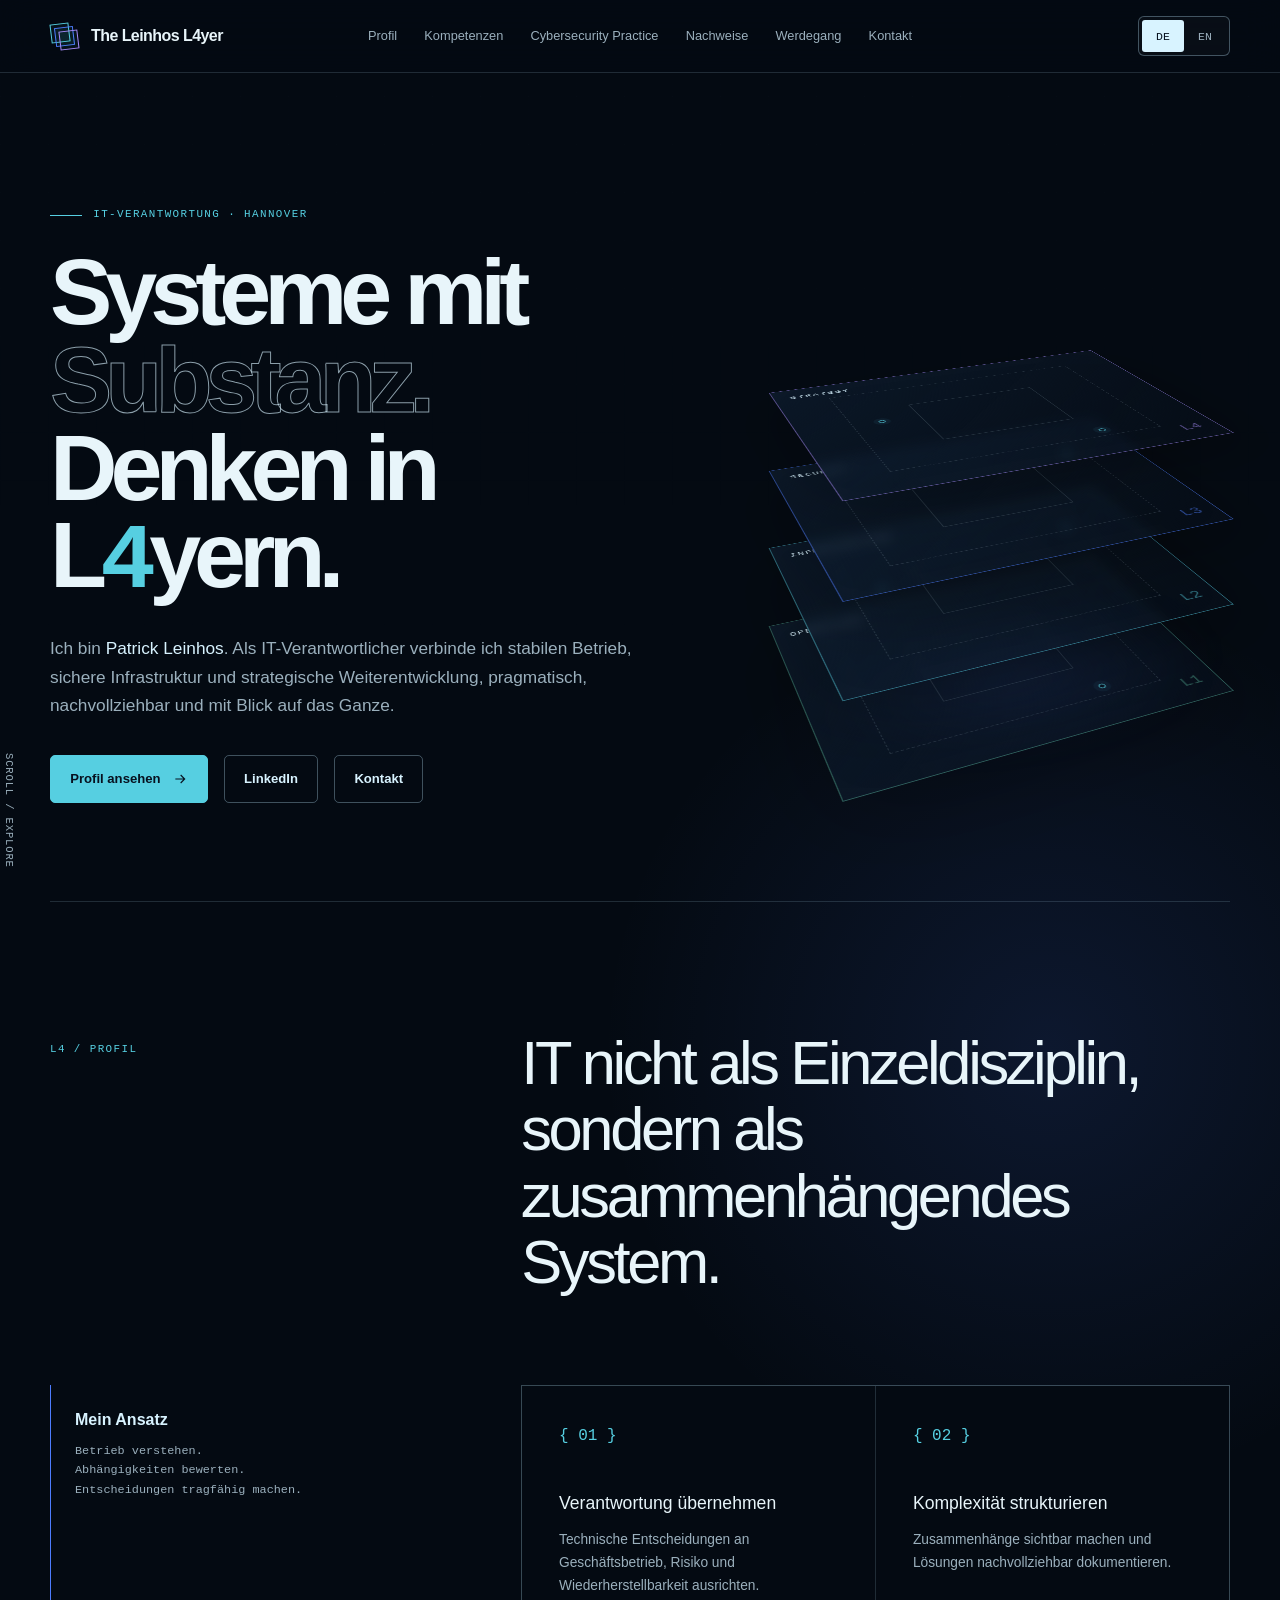
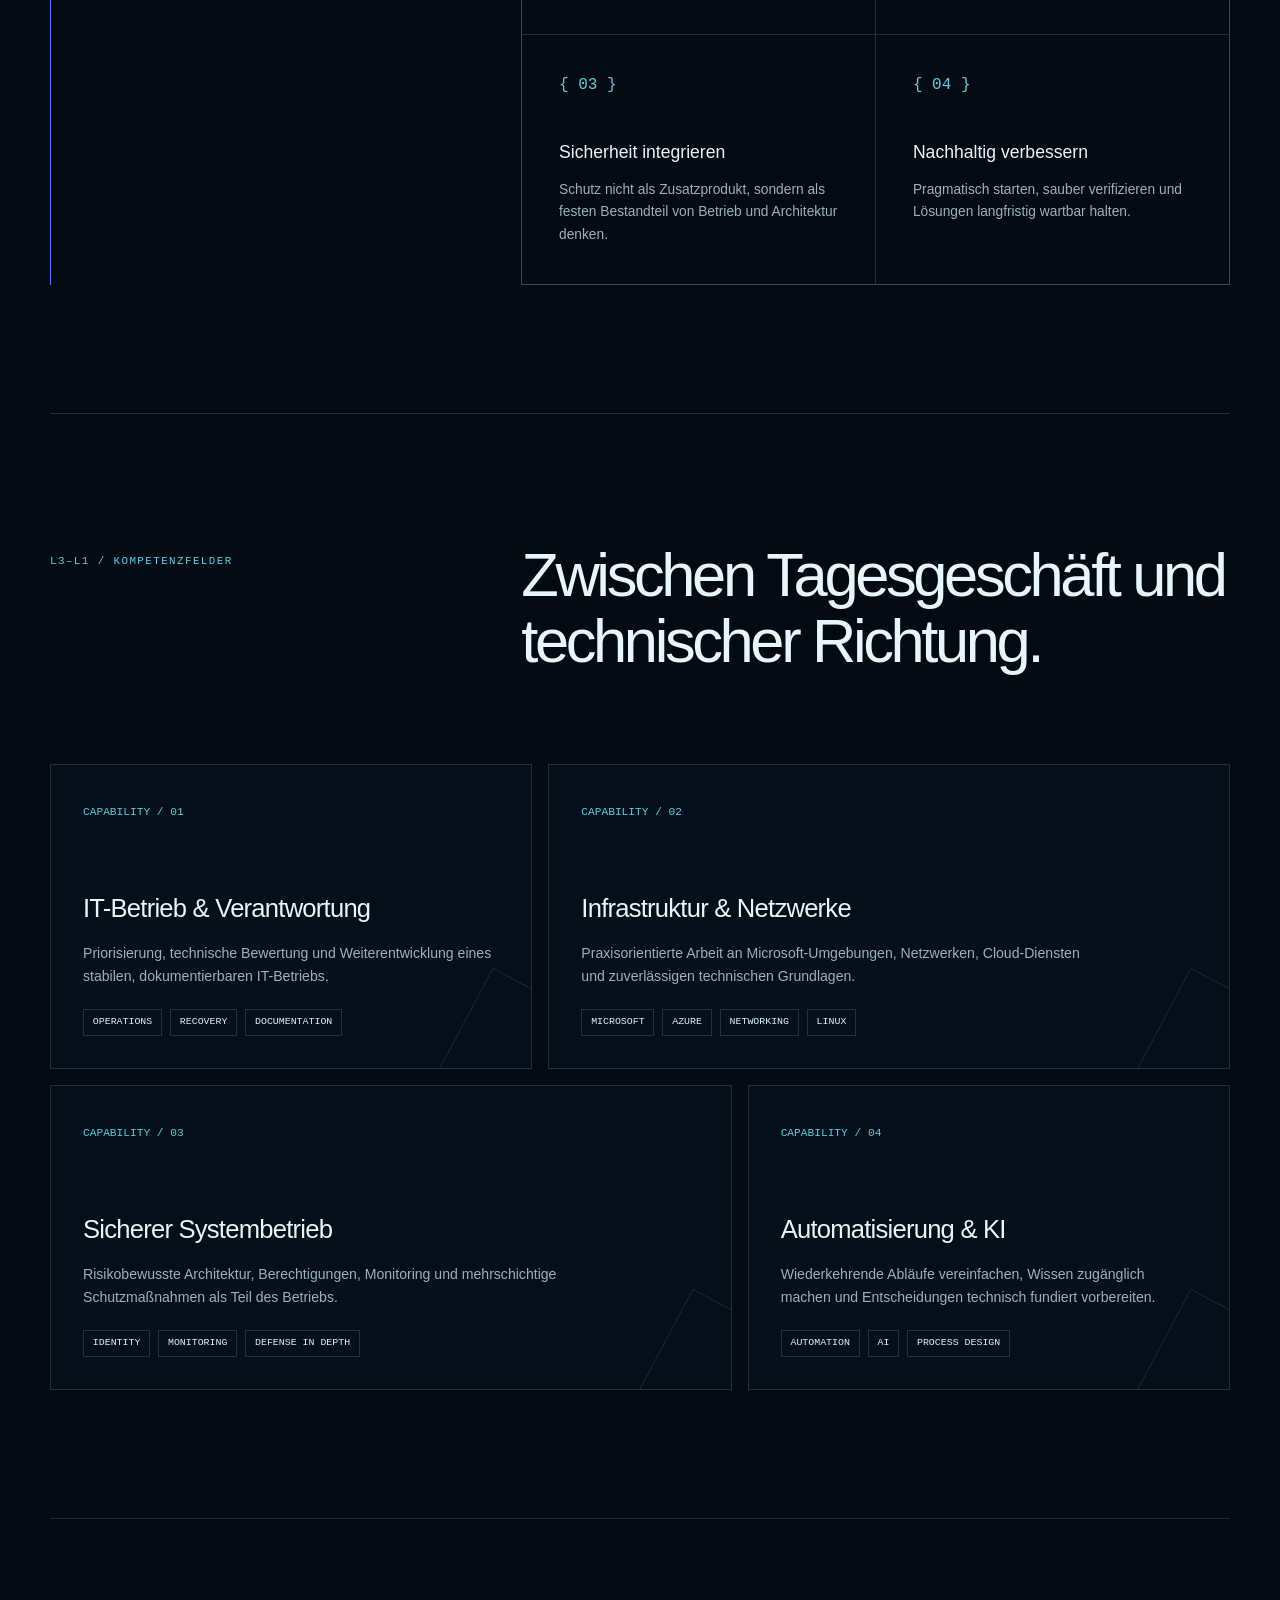
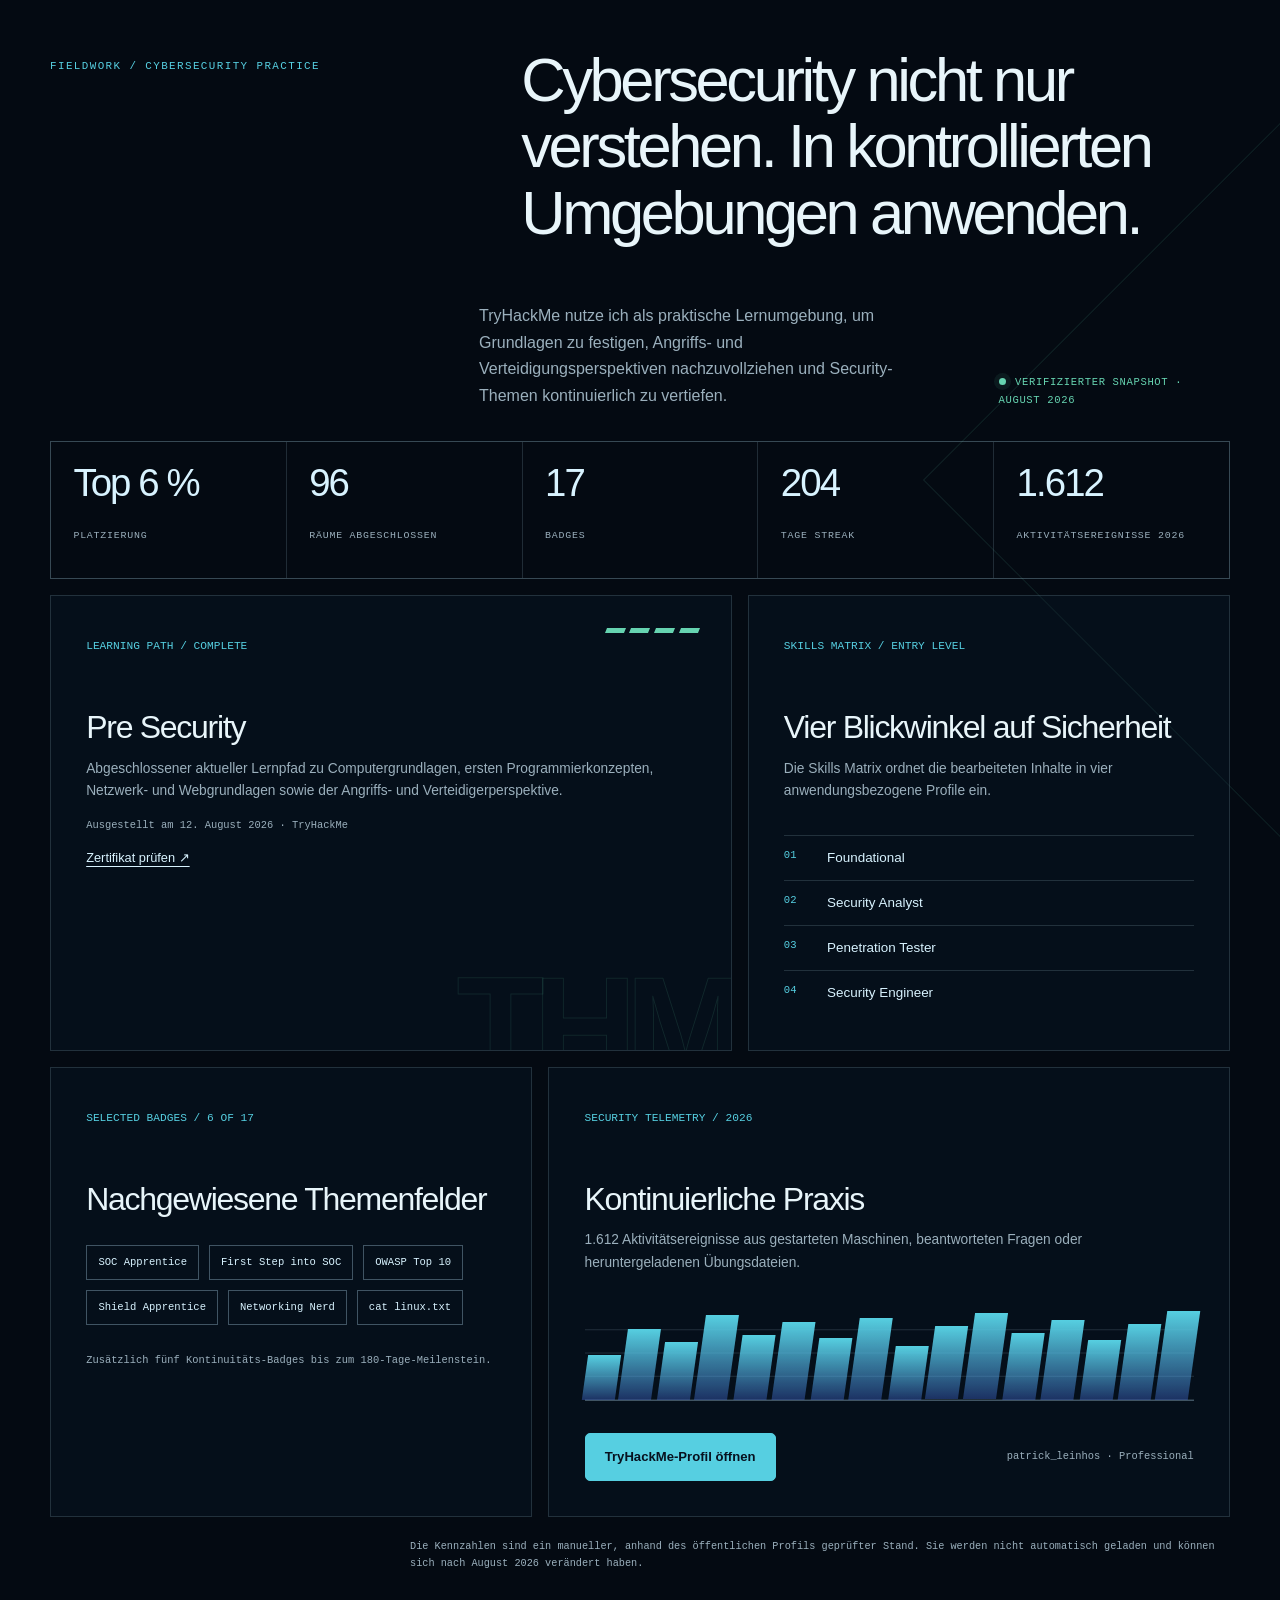
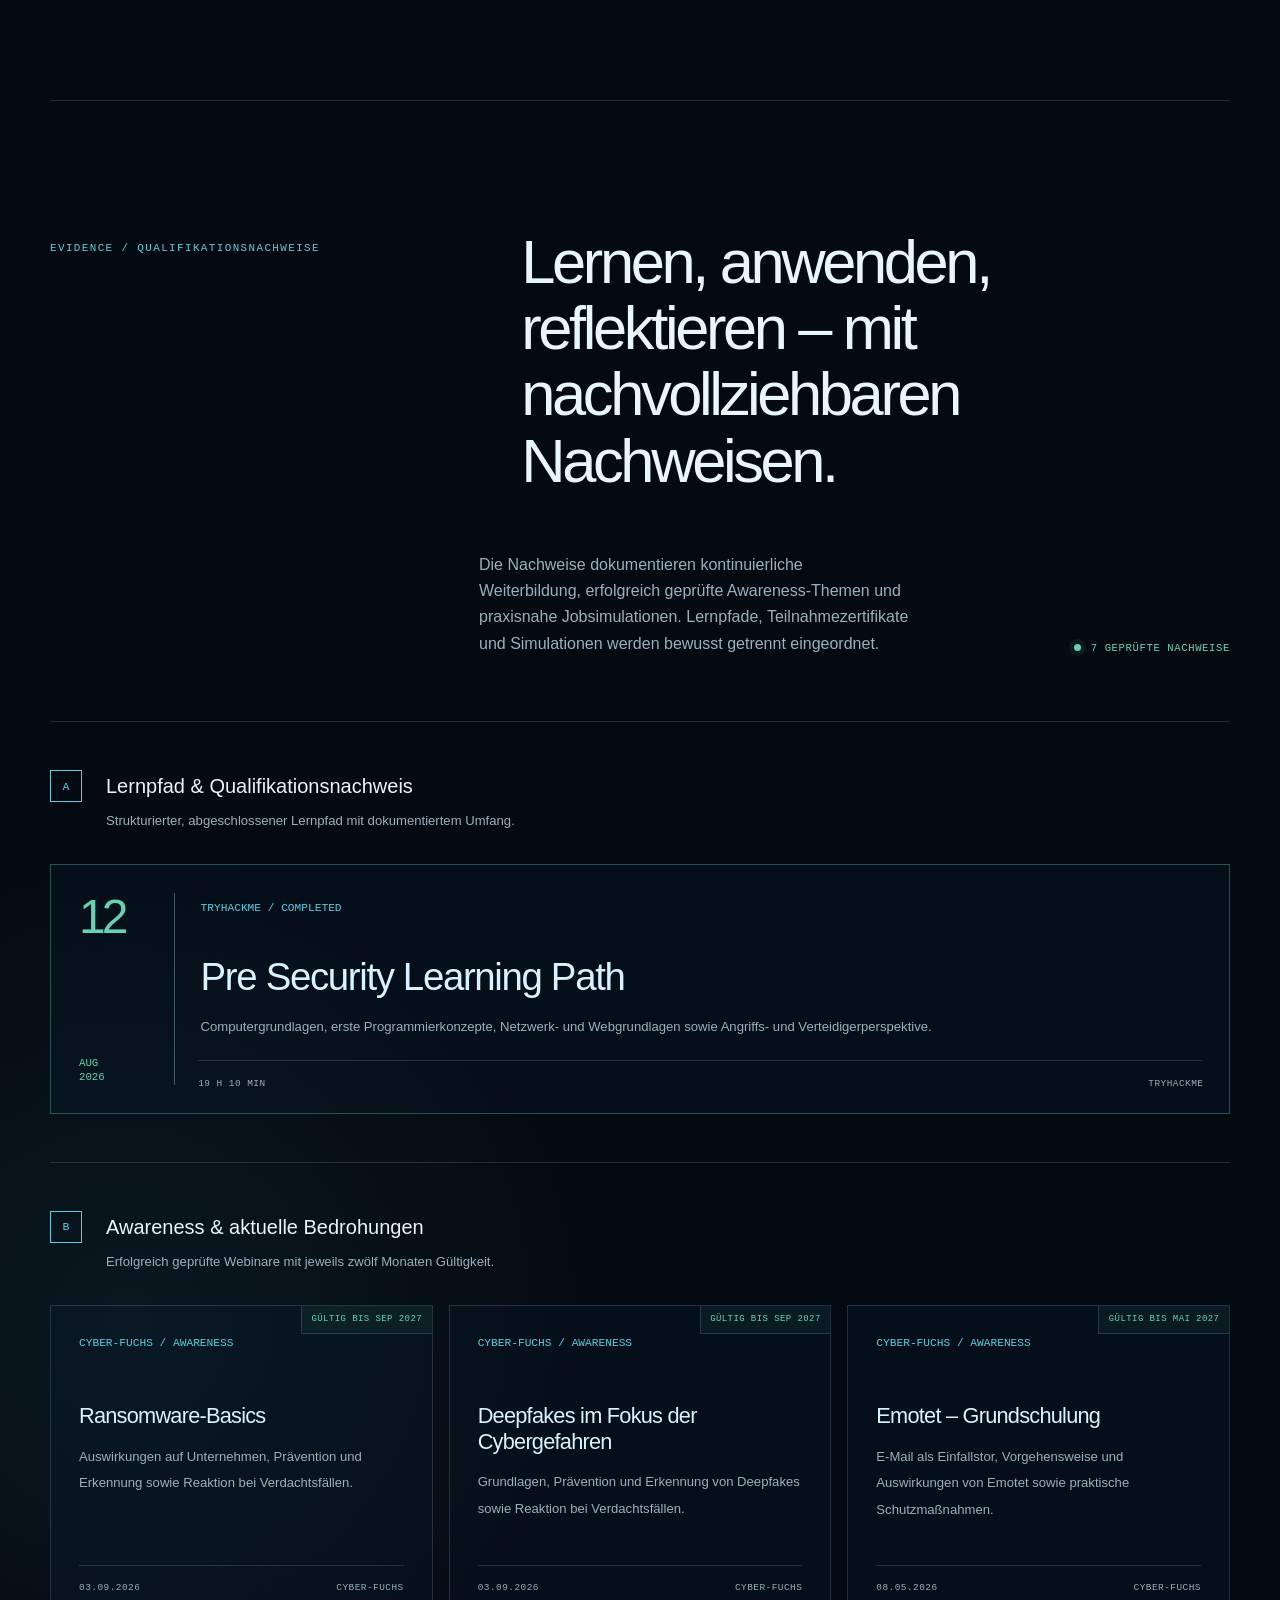
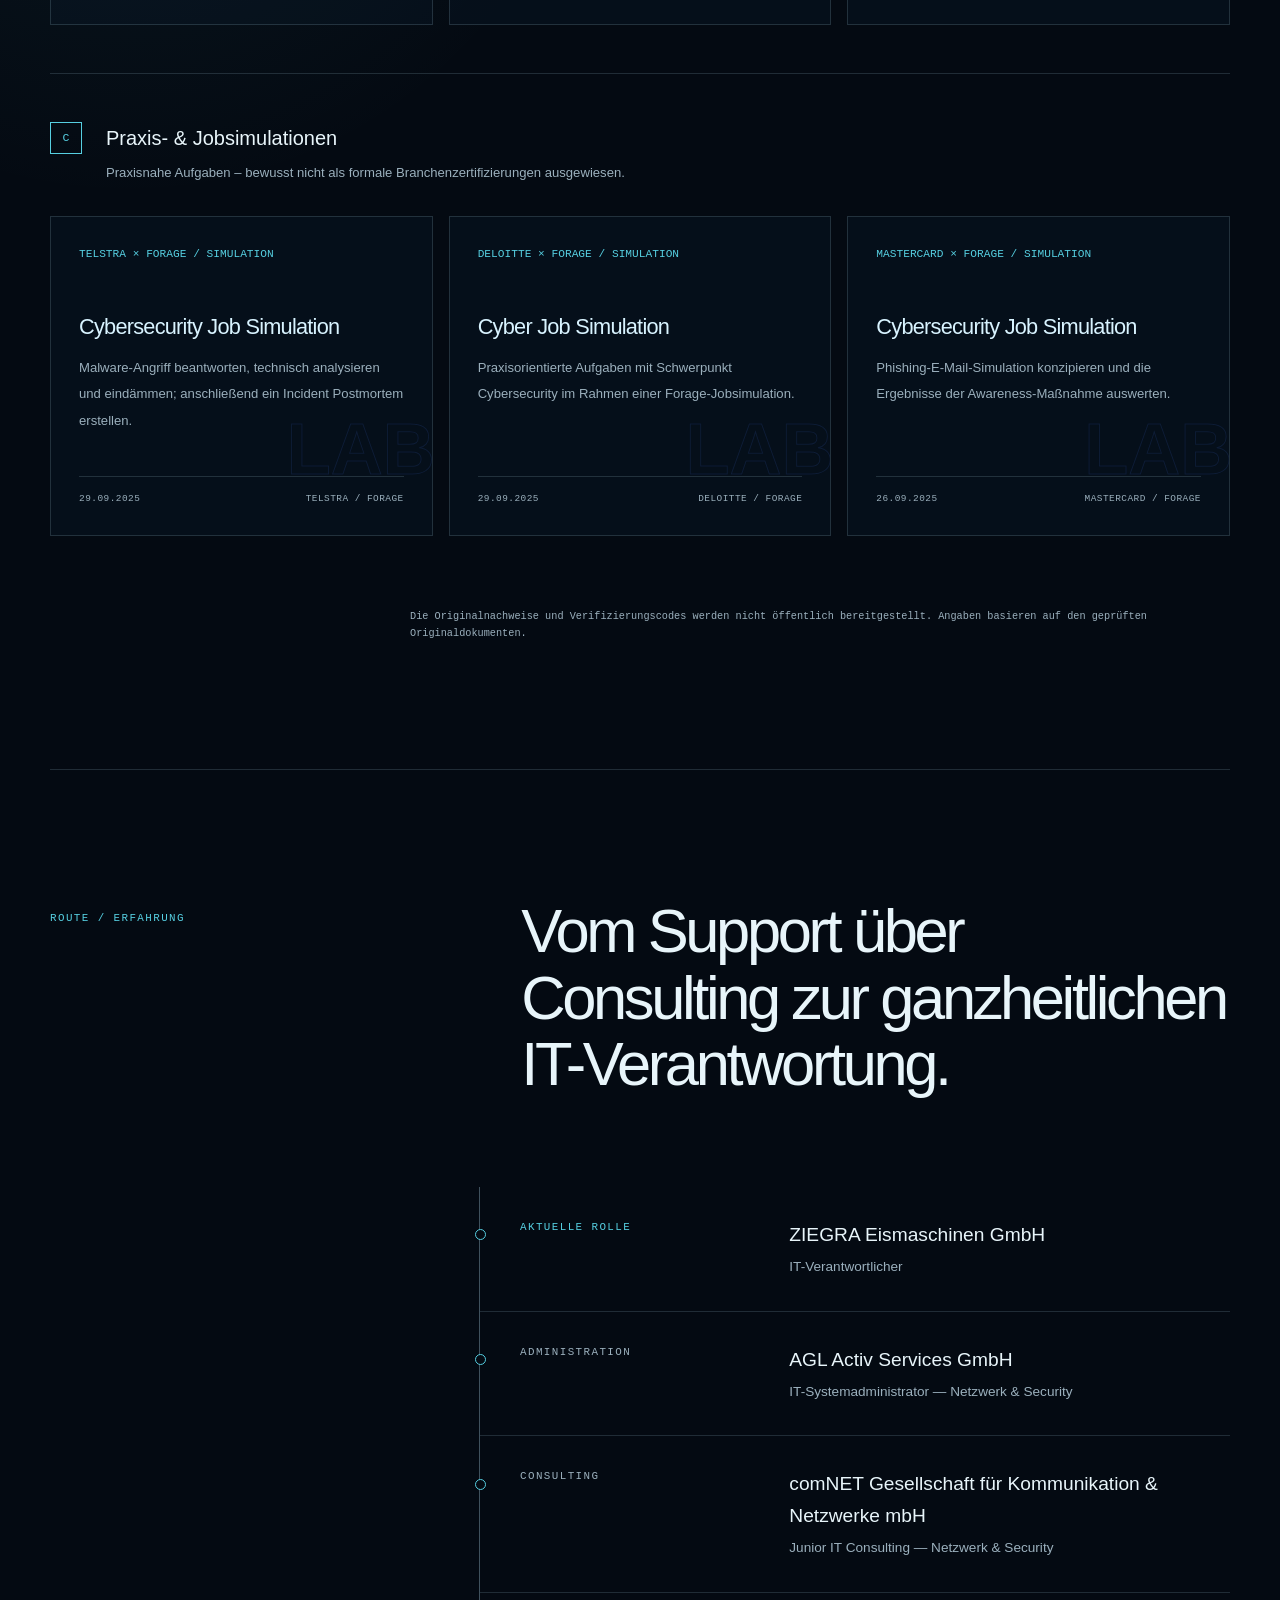
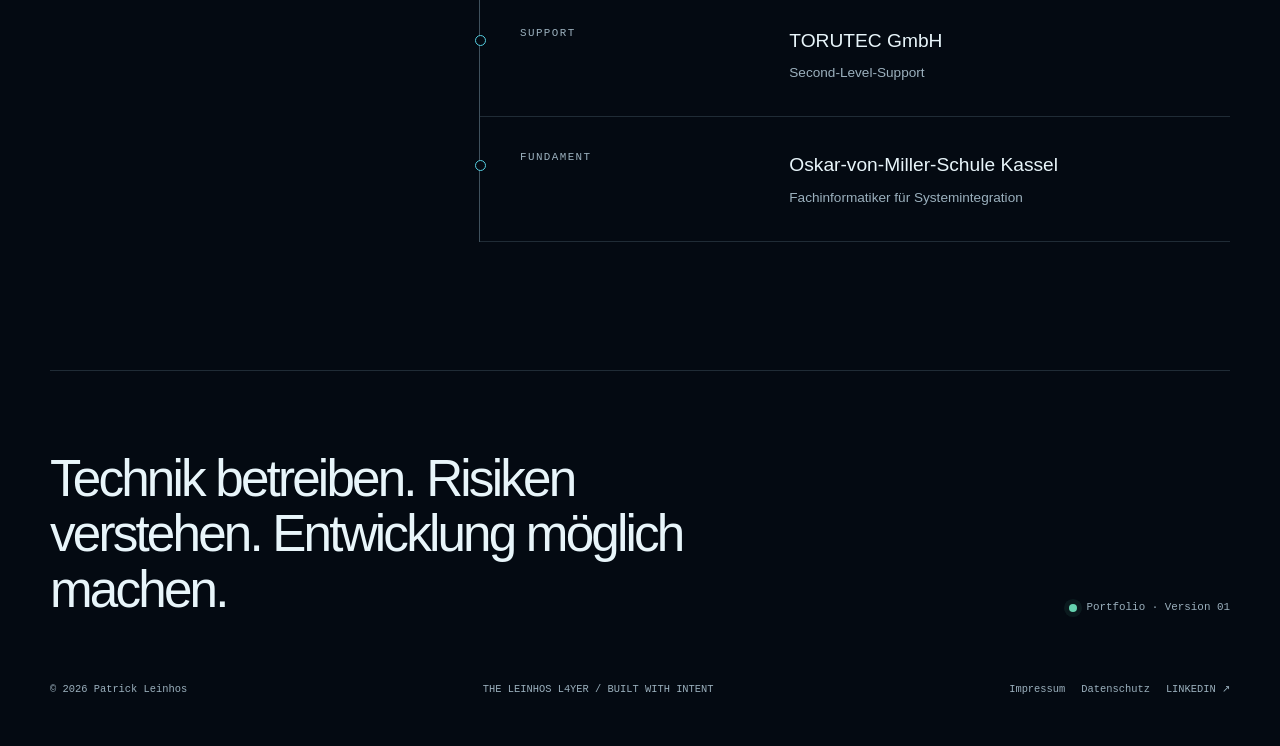
<file: index.html>
<!DOCTYPE html>
<html lang="de">
<head>
  <meta charset="UTF-8" />
  <meta name="viewport" content="width=device-width, initial-scale=1.0" />
  <meta name="description" content="The Leinhos L4yer — IT-Verantwortung, Infrastruktur und sichere digitale Weiterentwicklung." />
  <meta name="robots" content="noindex, nofollow, noarchive" />
  <meta name="referrer" content="strict-origin-when-cross-origin" />
  <meta name="color-scheme" content="dark" />
  <title>The Leinhos L4yer — Patrick Leinhos</title>
  <link rel="stylesheet" href="/styles.css" />
</head>
<body>
  <a class="skip-link" href="#content"><span data-lang-content="de">Zum Inhalt</span><span data-lang-content="en">Skip to content</span></a>

  <header class="site-header">
    <nav class="nav" aria-label="Hauptnavigation">
      <a class="brand" href="#top" aria-label="The Leinhos L4yer — Startseite">
        <span class="brand-mark" aria-hidden="true"><span></span><span></span><span></span></span>
        <span>The Leinhos L4yer</span>
      </a>
      <div class="nav-links">
        <a href="#profil"><span data-lang-content="de">Profil</span><span data-lang-content="en">Profile</span></a>
        <a href="#kompetenzen"><span data-lang-content="de">Kompetenzen</span><span data-lang-content="en">Capabilities</span></a>
        <a href="#cybersecurity-practice"><span data-lang-content="de">Cybersecurity Practice</span><span data-lang-content="en">Cybersecurity Practice</span></a>
        <a href="#nachweise"><span data-lang-content="de">Nachweise</span><span data-lang-content="en">Credentials</span></a>
        <a href="#werdegang"><span data-lang-content="de">Werdegang</span><span data-lang-content="en">Experience</span></a>
        <button class="contact-trigger" type="button" data-open-contact><span data-lang-content="de">Kontakt</span><span data-lang-content="en">Contact</span></button>
      </div>
      <div class="lang-switch" aria-label="Sprache auswählen">
        <button type="button" data-lang="de" aria-pressed="true">DE</button>
        <button type="button" data-lang="en" aria-pressed="false">EN</button>
      </div>
    </nav>
  </header>

  <main id="content">
    <section class="hero" id="top">
      <div class="hero-content reveal">
        <div data-lang-content="de">
          <p class="eyebrow">IT-Verantwortung · Hannover</p>
          <h1>Systeme mit <span class="outline">Substanz.</span><br />Denken in L<span class="four">4</span>yern.</h1>
          <p class="hero-copy">Ich bin <strong>Patrick Leinhos</strong>. Als IT-Verantwortlicher verbinde ich stabilen Betrieb, sichere Infrastruktur und strategische Weiterentwicklung, pragmatisch, nachvollziehbar und mit Blick auf das Ganze.</p>
          <div class="hero-actions">
            <a class="button" href="#profil">Profil ansehen
              <svg viewBox="0 0 24 24" fill="none" stroke="currentColor" stroke-width="1.7" aria-hidden="true"><path d="M5 12h14M13 6l6 6-6 6"/></svg>
            </a>
            <a class="button secondary" href="https://www.linkedin.com/in/patrick-leinhos-77942a231" target="_blank" rel="noopener noreferrer">LinkedIn</a>
            <button class="button secondary" type="button" data-open-contact>Kontakt</button>
          </div>
        </div>
        <div data-lang-content="en">
          <p class="eyebrow">IT responsibility · Hanover</p>
          <h1>Systems with <span class="outline">substance.</span><br />Thinking in l<span class="four">4</span>yers.</h1>
          <p class="hero-copy">I’m <strong>Patrick Leinhos</strong>. As an IT lead, I connect reliable operations, secure infrastructure and strategic development — pragmatic, transparent and always mindful of the bigger picture.</p>
          <div class="hero-actions">
            <a class="button" href="#profil">View profile
              <svg viewBox="0 0 24 24" fill="none" stroke="currentColor" stroke-width="1.7" aria-hidden="true"><path d="M5 12h14M13 6l6 6-6 6"/></svg>
            </a>
            <a class="button secondary" href="https://www.linkedin.com/in/patrick-leinhos-77942a231" target="_blank" rel="noopener noreferrer">LinkedIn</a>
            <button class="button secondary" type="button" data-open-contact>Contact</button>
          </div>
        </div>
      </div>

      <div class="layer-stage reveal" aria-label="Abstraktes Modell einer mehrschichtigen IT-Architektur">
        <div class="tech-layer"><span class="layer-label">Strategy</span><span class="layer-index">L4</span><i class="node a"></i><i class="node c"></i></div>
        <div class="tech-layer"><span class="layer-label">Security</span><span class="layer-index">L3</span><i class="node b"></i></div>
        <div class="tech-layer"><span class="layer-label">Infrastructure</span><span class="layer-index">L2</span><i class="node a"></i><i class="node b"></i></div>
        <div class="tech-layer"><span class="layer-label">Operations</span><span class="layer-index">L1</span><i class="node c"></i></div>
      </div>
      <span class="scroll-cue" aria-hidden="true">SCROLL / EXPLORE</span>
    </section>

    <section class="section" id="profil">
      <div class="section-head reveal">
        <div class="section-tag">L4 / Profil</div>
        <div data-lang-content="de"><h2>IT nicht als Einzeldisziplin, sondern als zusammenhängendes System.</h2></div>
        <div data-lang-content="en"><h2>IT not as a collection of silos, but as one connected system.</h2></div>
      </div>

      <div class="profile-grid">
        <aside class="profile-aside reveal">
          <div data-lang-content="de"><strong>Mein Ansatz</strong>Betrieb verstehen.<br />Abhängigkeiten bewerten.<br />Entscheidungen tragfähig machen.</div>
          <div data-lang-content="en"><strong>My approach</strong>Understand operations.<br />Assess dependencies.<br />Make decisions sustainable.</div>
        </aside>
        <div class="profile-body reveal">
          <article class="principle">
            <span class="symbol">{ 01 }</span>
            <div data-lang-content="de"><h3>Verantwortung übernehmen</h3><p>Technische Entscheidungen an Geschäftsbetrieb, Risiko und Wiederherstellbarkeit ausrichten.</p></div>
            <div data-lang-content="en"><h3>Take ownership</h3><p>Align technical decisions with business operations, risk and recoverability.</p></div>
          </article>
          <article class="principle">
            <span class="symbol">{ 02 }</span>
            <div data-lang-content="de"><h3>Komplexität strukturieren</h3><p>Zusammenhänge sichtbar machen und Lösungen nachvollziehbar dokumentieren.</p></div>
            <div data-lang-content="en"><h3>Structure complexity</h3><p>Make relationships visible and document solutions so they remain understandable.</p></div>
          </article>
          <article class="principle">
            <span class="symbol">{ 03 }</span>
            <div data-lang-content="de"><h3>Sicherheit integrieren</h3><p>Schutz nicht als Zusatzprodukt, sondern als festen Bestandteil von Betrieb und Architektur denken.</p></div>
            <div data-lang-content="en"><h3>Integrate security</h3><p>Treat protection not as an add-on, but as an integral part of operations and architecture.</p></div>
          </article>
          <article class="principle">
            <span class="symbol">{ 04 }</span>
            <div data-lang-content="de"><h3>Nachhaltig verbessern</h3><p>Pragmatisch starten, sauber verifizieren und Lösungen langfristig wartbar halten.</p></div>
            <div data-lang-content="en"><h3>Improve sustainably</h3><p>Start pragmatically, verify thoroughly and keep solutions maintainable over time.</p></div>
          </article>
        </div>
      </div>
    </section>

    <section class="section" id="kompetenzen">
      <div class="section-head reveal">
        <div class="section-tag">L3–L1 / Kompetenzfelder</div>
        <div data-lang-content="de"><h2>Zwischen Tagesgeschäft und technischer Richtung.</h2></div>
        <div data-lang-content="en"><h2>Connecting day-to-day operations with technical direction.</h2></div>
      </div>

      <div class="competence-grid">
        <article class="competence-card reveal">
          <span class="card-code">CAPABILITY / 01</span>
          <div data-lang-content="de"><h3>IT-Betrieb & Verantwortung</h3><p>Priorisierung, technische Bewertung und Weiterentwicklung eines stabilen, dokumentierbaren IT-Betriebs.</p></div>
          <div data-lang-content="en"><h3>IT operations & ownership</h3><p>Prioritisation, technical evaluation and development of stable, well-documented IT operations.</p></div>
          <div class="tech-tags"><span>OPERATIONS</span><span>RECOVERY</span><span>DOCUMENTATION</span></div>
        </article>
        <article class="competence-card reveal">
          <span class="card-code">CAPABILITY / 02</span>
          <div data-lang-content="de"><h3>Infrastruktur & Netzwerke</h3><p>Praxisorientierte Arbeit an Microsoft-Umgebungen, Netzwerken, Cloud-Diensten und zuverlässigen technischen Grundlagen.</p></div>
          <div data-lang-content="en"><h3>Infrastructure & networks</h3><p>Hands-on work across Microsoft environments, networks, cloud services and reliable technical foundations.</p></div>
          <div class="tech-tags"><span>MICROSOFT</span><span>AZURE</span><span>NETWORKING</span><span>LINUX</span></div>
        </article>
        <article class="competence-card reveal">
          <span class="card-code">CAPABILITY / 03</span>
          <div data-lang-content="de"><h3>Sicherer Systembetrieb</h3><p>Risikobewusste Architektur, Berechtigungen, Monitoring und mehrschichtige Schutzmaßnahmen als Teil des Betriebs.</p></div>
          <div data-lang-content="en"><h3>Secure systems operations</h3><p>Risk-aware architecture, permissions, monitoring and layered safeguards as part of everyday operations.</p></div>
          <div class="tech-tags"><span>IDENTITY</span><span>MONITORING</span><span>DEFENSE IN DEPTH</span></div>
        </article>
        <article class="competence-card reveal">
          <span class="card-code">CAPABILITY / 04</span>
          <div data-lang-content="de"><h3>Automatisierung & KI</h3><p>Wiederkehrende Abläufe vereinfachen, Wissen zugänglich machen und Entscheidungen technisch fundiert vorbereiten.</p></div>
          <div data-lang-content="en"><h3>Automation & AI</h3><p>Simplify repetitive workflows, make knowledge accessible and prepare decisions with sound technical context.</p></div>
          <div class="tech-tags"><span>AUTOMATION</span><span>AI</span><span>PROCESS DESIGN</span></div>
        </article>
      </div>
    </section>

    <section class="section practice-section" id="cybersecurity-practice">
      <div class="section-head reveal">
        <div class="section-tag">Fieldwork / Cybersecurity Practice</div>
        <div data-lang-content="de"><h2>Cybersecurity nicht nur verstehen. In kontrollierten Umgebungen anwenden.</h2></div>
        <div data-lang-content="en"><h2>Not only understanding cybersecurity. Applying it in controlled environments.</h2></div>
      </div>

      <div class="practice-intro reveal">
        <div data-lang-content="de">
          <p>TryHackMe nutze ich als praktische Lernumgebung, um Grundlagen zu festigen, Angriffs- und Verteidigungsperspektiven nachzuvollziehen und Security-Themen kontinuierlich zu vertiefen.</p>
        </div>
        <div data-lang-content="en">
          <p>I use TryHackMe as a hands-on learning environment to consolidate fundamentals, understand offensive and defensive perspectives, and continuously deepen security knowledge.</p>
        </div>
        <span class="snapshot"><span data-lang-content="de">Verifizierter Snapshot · August 2026</span><span data-lang-content="en">Verified snapshot · August 2026</span></span>
      </div>

      <div class="practice-metrics reveal" aria-label="TryHackMe-Kennzahlen, Stand August 2026">
        <article><strong>Top 6 %</strong><span data-lang-content="de">Platzierung</span><span data-lang-content="en">Placement</span></article>
        <article><strong>96</strong><span data-lang-content="de">Räume abgeschlossen</span><span data-lang-content="en">Rooms completed</span></article>
        <article><strong>17</strong><span>Badges</span></article>
        <article><strong>204</strong><span data-lang-content="de">Tage Streak</span><span data-lang-content="en">Day streak</span></article>
        <article><strong>1.612</strong><span data-lang-content="de">Aktivitätsereignisse 2026</span><span data-lang-content="en">Activity events in 2026</span></article>
      </div>

      <div class="practice-grid">
        <article class="practice-panel path-panel reveal">
          <span class="card-code">LEARNING PATH / COMPLETE</span>
          <div class="path-status" aria-hidden="true"><span></span><span></span><span></span><span></span></div>
          <div data-lang-content="de">
            <h3>Pre Security</h3>
            <p>Abgeschlossener aktueller Lernpfad zu Computergrundlagen, ersten Programmierkonzepten, Netzwerk- und Webgrundlagen sowie der Angriffs- und Verteidigerperspektive.</p>
            <p class="practice-meta">Ausgestellt am 12. August 2026 · TryHackMe</p>
          </div>
          <div data-lang-content="en">
            <h3>Pre Security</h3>
            <p>Completed current learning path covering computer fundamentals, first programming concepts, networking and web fundamentals, and offensive and defensive perspectives.</p>
            <p class="practice-meta">Issued 12 August 2026 · TryHackMe</p>
          </div>
          <a class="text-link" href="https://tryhackme-certificates.s3-eu-west-1.amazonaws.com/THM-LKZVOWQ8BP.pdf" target="_blank" rel="noopener noreferrer"><span data-lang-content="de">Zertifikat prüfen ↗</span><span data-lang-content="en">Verify certificate ↗</span></a>
        </article>

        <article class="practice-panel skills-panel reveal">
          <span class="card-code">SKILLS MATRIX / ENTRY LEVEL</span>
          <div data-lang-content="de"><h3>Vier Blickwinkel auf Sicherheit</h3><p>Die Skills Matrix ordnet die bearbeiteten Inhalte in vier anwendungsbezogene Profile ein.</p></div>
          <div data-lang-content="en"><h3>Four perspectives on security</h3><p>The skills matrix organises completed content into four application-oriented profiles.</p></div>
          <ul class="skill-routes">
            <li><span>01</span>Foundational</li>
            <li><span>02</span>Security Analyst</li>
            <li><span>03</span>Penetration Tester</li>
            <li><span>04</span>Security Engineer</li>
          </ul>
        </article>

        <article class="practice-panel badges-panel reveal">
          <span class="card-code">SELECTED BADGES / 6 OF 17</span>
          <div data-lang-content="de"><h3>Nachgewiesene Themenfelder</h3></div>
          <div data-lang-content="en"><h3>Demonstrated subject areas</h3></div>
          <div class="badge-list">
            <span>SOC Apprentice</span>
            <span>First Step into SOC</span>
            <span>OWASP Top 10</span>
            <span>Shield Apprentice</span>
            <span>Networking Nerd</span>
            <span>cat linux.txt</span>
          </div>
          <p class="practice-meta"><span data-lang-content="de">Zusätzlich fünf Kontinuitäts-Badges bis zum 180-Tage-Meilenstein.</span><span data-lang-content="en">Plus five consistency badges up to the 180-day milestone.</span></p>
        </article>

        <article class="practice-panel telemetry-panel reveal">
          <span class="card-code">SECURITY TELEMETRY / 2026</span>
          <div data-lang-content="de"><h3>Kontinuierliche Praxis</h3><p>1.612 Aktivitätsereignisse aus gestarteten Maschinen, beantworteten Fragen oder heruntergeladenen Übungsdateien.</p></div>
          <div data-lang-content="en"><h3>Continuous practice</h3><p>1,612 activity events from launched machines, answered questions, or downloaded lab files.</p></div>
          <div class="activity-line" aria-hidden="true">
            <i style="--h:48%"></i><i style="--h:76%"></i><i style="--h:62%"></i><i style="--h:91%"></i><i style="--h:70%"></i><i style="--h:84%"></i><i style="--h:67%"></i><i style="--h:88%"></i><i style="--h:58%"></i><i style="--h:79%"></i><i style="--h:93%"></i><i style="--h:72%"></i><i style="--h:86%"></i><i style="--h:64%"></i><i style="--h:82%"></i><i style="--h:96%"></i>
          </div>
          <div class="practice-actions">
            <a class="button" href="https://tryhackme.com/p/patrick_leinhos" target="_blank" rel="noopener noreferrer"><span data-lang-content="de">TryHackMe-Profil öffnen</span><span data-lang-content="en">Open TryHackMe profile</span></a>
            <span class="practice-meta">patrick_leinhos · Professional</span>
          </div>
        </article>
      </div>

      <p class="practice-disclaimer reveal"><span data-lang-content="de">Die Kennzahlen sind ein manueller, anhand des öffentlichen Profils geprüfter Stand. Sie werden nicht automatisch geladen und können sich nach August 2026 verändert haben.</span><span data-lang-content="en">The figures are a manually verified snapshot of the public profile. They are not loaded automatically and may have changed since August 2026.</span></p>
    </section>

    <section class="section credentials-section" id="nachweise">
      <div class="section-head reveal">
        <div class="section-tag">Evidence / Qualifikationsnachweise</div>
        <div data-lang-content="de"><h2>Lernen, anwenden, reflektieren – mit nachvollziehbaren Nachweisen.</h2></div>
        <div data-lang-content="en"><h2>Learning, applying and reflecting — supported by traceable evidence.</h2></div>
      </div>

      <div class="credentials-intro reveal">
        <div data-lang-content="de"><p>Die Nachweise dokumentieren kontinuierliche Weiterbildung, erfolgreich geprüfte Awareness-Themen und praxisnahe Jobsimulationen. Lernpfade, Teilnahmezertifikate und Simulationen werden bewusst getrennt eingeordnet.</p></div>
        <div data-lang-content="en"><p>The evidence documents continuous learning, successfully assessed awareness topics and practical job simulations. Learning paths, participation certificates and simulations are deliberately classified separately.</p></div>
        <span class="snapshot"><span data-lang-content="de">7 geprüfte Nachweise</span><span data-lang-content="en">7 reviewed credentials</span></span>
      </div>

      <div class="credential-group reveal">
        <div class="credential-group-head">
          <span class="credential-index">A</span>
          <div>
            <div data-lang-content="de"><h3>Lernpfad & Qualifikationsnachweis</h3><p>Strukturierter, abgeschlossener Lernpfad mit dokumentiertem Umfang.</p></div>
            <div data-lang-content="en"><h3>Learning path & qualification evidence</h3><p>Structured, completed learning path with documented duration.</p></div>
          </div>
        </div>
        <article class="credential-card credential-featured">
          <div class="credential-date"><span>12</span><small>AUG<br />2026</small></div>
          <div>
            <span class="card-code">TRYHACKME / COMPLETED</span>
            <h4>Pre Security Learning Path</h4>
            <p data-lang-content="de">Computergrundlagen, erste Programmierkonzepte, Netzwerk- und Webgrundlagen sowie Angriffs- und Verteidigerperspektive.</p>
            <p data-lang-content="en">Computer fundamentals, first programming concepts, networking and web fundamentals, plus offensive and defensive perspectives.</p>
            <div class="credential-meta"><span>19 h 10 min</span><span>TryHackMe</span></div>
          </div>
        </article>
      </div>

      <div class="credential-group reveal">
        <div class="credential-group-head">
          <span class="credential-index">B</span>
          <div>
            <div data-lang-content="de"><h3>Awareness & aktuelle Bedrohungen</h3><p>Erfolgreich geprüfte Webinare mit jeweils zwölf Monaten Gültigkeit.</p></div>
            <div data-lang-content="en"><h3>Awareness & current threats</h3><p>Successfully assessed webinars, each valid for twelve months.</p></div>
          </div>
        </div>
        <div class="credential-cards three">
          <article class="credential-card">
            <div class="credential-state valid"><span data-lang-content="de">Gültig bis Sep 2027</span><span data-lang-content="en">Valid until Sep 2027</span></div>
            <span class="card-code">CYBER-FUCHS / AWARENESS</span>
            <h4>Ransomware-Basics</h4>
            <p data-lang-content="de">Auswirkungen auf Unternehmen, Prävention und Erkennung sowie Reaktion bei Verdachtsfällen.</p>
            <p data-lang-content="en">Business impact, prevention and detection, and response to suspected incidents.</p>
            <div class="credential-meta"><span>03.09.2026</span><span>Cyber-Fuchs</span></div>
          </article>
          <article class="credential-card">
            <div class="credential-state valid"><span data-lang-content="de">Gültig bis Sep 2027</span><span data-lang-content="en">Valid until Sep 2027</span></div>
            <span class="card-code">CYBER-FUCHS / AWARENESS</span>
            <h4><span data-lang-content="de">Deepfakes im Fokus der Cybergefahren</span><span data-lang-content="en">Deepfakes as a cyber threat</span></h4>
            <p data-lang-content="de">Grundlagen, Prävention und Erkennung von Deepfakes sowie Reaktion bei Verdachtsfällen.</p>
            <p data-lang-content="en">Fundamentals, prevention and detection of deepfakes, and response to suspected incidents.</p>
            <div class="credential-meta"><span>03.09.2026</span><span>Cyber-Fuchs</span></div>
          </article>
          <article class="credential-card">
            <div class="credential-state valid"><span data-lang-content="de">Gültig bis Mai 2027</span><span data-lang-content="en">Valid until May 2027</span></div>
            <span class="card-code">CYBER-FUCHS / AWARENESS</span>
            <h4>Emotet – Grundschulung</h4>
            <p data-lang-content="de">E-Mail als Einfallstor, Vorgehensweise und Auswirkungen von Emotet sowie praktische Schutzmaßnahmen.</p>
            <p data-lang-content="en">Email as an entry vector, Emotet behaviour and impact, plus practical safeguards.</p>
            <div class="credential-meta"><span>08.05.2026</span><span>Cyber-Fuchs</span></div>
          </article>
        </div>
      </div>

      <div class="credential-group reveal">
        <div class="credential-group-head">
          <span class="credential-index">C</span>
          <div>
            <div data-lang-content="de"><h3>Praxis- & Jobsimulationen</h3><p>Praxisnahe Aufgaben – bewusst nicht als formale Branchenzertifizierungen ausgewiesen.</p></div>
            <div data-lang-content="en"><h3>Practical & job simulations</h3><p>Hands-on tasks — deliberately not presented as formal industry certifications.</p></div>
          </div>
        </div>
        <div class="credential-cards three">
          <article class="credential-card simulation">
            <span class="card-code">TELSTRA × FORAGE / SIMULATION</span>
            <h4>Cybersecurity Job Simulation</h4>
            <p data-lang-content="de">Malware-Angriff beantworten, technisch analysieren und eindämmen; anschließend ein Incident Postmortem erstellen.</p>
            <p data-lang-content="en">Respond to, technically analyse and mitigate a malware attack, followed by an incident postmortem.</p>
            <div class="credential-meta"><span>29.09.2025</span><span>Telstra / Forage</span></div>
          </article>
          <article class="credential-card simulation">
            <span class="card-code">DELOITTE × FORAGE / SIMULATION</span>
            <h4>Cyber Job Simulation</h4>
            <p data-lang-content="de">Praxisorientierte Aufgaben mit Schwerpunkt Cybersecurity im Rahmen einer Forage-Jobsimulation.</p>
            <p data-lang-content="en">Practical tasks focused on cybersecurity as part of a Forage job simulation.</p>
            <div class="credential-meta"><span>29.09.2025</span><span>Deloitte / Forage</span></div>
          </article>
          <article class="credential-card simulation">
            <span class="card-code">MASTERCARD × FORAGE / SIMULATION</span>
            <h4>Cybersecurity Job Simulation</h4>
            <p data-lang-content="de">Phishing-E-Mail-Simulation konzipieren und die Ergebnisse der Awareness-Maßnahme auswerten.</p>
            <p data-lang-content="en">Design a phishing email simulation and interpret the results of the awareness exercise.</p>
            <div class="credential-meta"><span>26.09.2025</span><span>Mastercard / Forage</span></div>
          </article>
        </div>
      </div>

      <p class="credential-note reveal"><span data-lang-content="de">Die Originalnachweise und Verifizierungscodes werden nicht öffentlich bereitgestellt. Angaben basieren auf den geprüften Originaldokumenten.</span><span data-lang-content="en">Original documents and verification codes are not published. Details are based on reviewed source documents.</span></p>
    </section>

    <section class="section" id="werdegang">
      <div class="section-head reveal">
        <div class="section-tag">Route / Erfahrung</div>
        <div data-lang-content="de"><h2>Vom Support über Consulting zur ganzheitlichen IT-Verantwortung.</h2></div>
        <div data-lang-content="en"><h2>From support and consulting to end-to-end IT ownership.</h2></div>
      </div>

      <div class="career-list">
        <article class="career-item reveal">
          <div class="career-meta"><span data-lang-content="de">Aktuelle Rolle</span><span data-lang-content="en">Current role</span></div>
          <div><h3>ZIEGRA Eismaschinen GmbH</h3><p><span data-lang-content="de">IT-Verantwortlicher</span><span data-lang-content="en">IT Lead</span></p></div>
        </article>
        <article class="career-item reveal">
          <div class="career-meta"><span data-lang-content="de">Administration</span><span data-lang-content="en">Administration</span></div>
          <div><h3>AGL Activ Services GmbH</h3><p><span data-lang-content="de">IT-Systemadministrator — Netzwerk & Security</span><span data-lang-content="en">IT Systems Administrator — Network & Security</span></p></div>
        </article>
        <article class="career-item reveal">
          <div class="career-meta"><span data-lang-content="de">Consulting</span><span data-lang-content="en">Consulting</span></div>
          <div><h3>comNET Gesellschaft für Kommunikation & Netzwerke mbH</h3><p><span data-lang-content="de">Junior IT Consulting — Netzwerk & Security</span><span data-lang-content="en">Junior IT Consultant — Network & Security</span></p></div>
        </article>
        <article class="career-item reveal">
          <div class="career-meta"><span data-lang-content="de">Support</span><span data-lang-content="en">Support</span></div>
          <div><h3>TORUTEC GmbH</h3><p><span data-lang-content="de">Second-Level-Support</span><span data-lang-content="en">Second-level support</span></p></div>
        </article>
        <article class="career-item reveal">
          <div class="career-meta"><span data-lang-content="de">Fundament</span><span data-lang-content="en">Foundation</span></div>
          <div><h3>Oskar-von-Miller-Schule Kassel</h3><p><span data-lang-content="de">Fachinformatiker für Systemintegration</span><span data-lang-content="en">IT Specialist for Systems Integration</span></p></div>
        </article>
      </div>
    </section>

    <dialog class="contact-dialog" id="contact-dialog" aria-labelledby="contact-dialog-title">
      <div class="dialog-head">
        <div>
          <div class="section-tag">Interface / Kontakt</div>
          <div data-lang-content="de"><h2 id="contact-dialog-title">Eine gute technische Unterhaltung beginnt mit Kontext.</h2></div>
          <div data-lang-content="en"><h2>A useful technical conversation starts with context.</h2></div>
        </div>
        <button class="dialog-close" type="button" data-close-contact aria-label="Kontaktformular schließen">×</button>
      </div>

      <form class="contact-form" id="contact-form" action="/api/contact" method="post" novalidate>
          <div class="form-field">
            <label for="contact-name"><span data-lang-content="de">Name</span><span data-lang-content="en">Name</span></label>
            <input id="contact-name" name="name" type="text" maxlength="100" autocomplete="name" required />
          </div>
          <div class="form-field">
            <label for="contact-email"><span data-lang-content="de">E-Mail</span><span data-lang-content="en">Email</span></label>
            <input id="contact-email" name="email" type="email" maxlength="254" autocomplete="email" inputmode="email" required />
          </div>
          <div class="form-field">
            <label for="contact-company"><span data-lang-content="de">Unternehmen · optional</span><span data-lang-content="en">Company · optional</span></label>
            <input id="contact-company" name="company" type="text" maxlength="120" autocomplete="organization" />
          </div>
          <div class="form-field">
            <label for="contact-subject"><span data-lang-content="de">Betreff</span><span data-lang-content="en">Subject</span></label>
            <input id="contact-subject" name="subject" type="text" maxlength="140" required />
          </div>
          <div class="form-field full">
            <label for="contact-message"><span data-lang-content="de">Nachricht</span><span data-lang-content="en">Message</span></label>
            <textarea id="contact-message" name="message" minlength="20" maxlength="4000" required></textarea>
            <small><span data-lang-content="de">20–4000 Zeichen. Bitte keine vertraulichen Zugangsdaten übermitteln.</span><span data-lang-content="en">20–4000 characters. Do not submit confidential credentials.</span></small>
          </div>
          <div class="honeypot" aria-hidden="true">
            <label for="contact-website">Website</label>
            <input id="contact-website" name="website" type="text" tabindex="-1" autocomplete="off" />
          </div>
          <input type="hidden" name="form_started" id="form-started" value="" />
          <div class="form-field full turnstile-wrap">
            <div id="turnstile-container"></div>
          </div>
          <p class="privacy-note form-field full">
            <span data-lang-content="de">Zur Spamabwehr wird Cloudflare Turnstile erst beim Öffnen dieses Formulars geladen. Mit dem Absenden werden deine Angaben über Cloudflare und Brevo an mein GMX-Postfach übermittelt. Eine eigene Formulardatenbank wird nicht geführt. Einzelheiten findest du in der <a href="/datenschutz.html">Datenschutzerklärung</a>.</span>
            <span data-lang-content="en">Cloudflare Turnstile is loaded only after this form is opened to prevent spam. When submitted, your information is transmitted via Cloudflare and Brevo to my GMX mailbox. No separate form database is maintained. See the <a href="/datenschutz.html">privacy policy</a> for details.</span>
          </p>
          <div class="form-actions form-field full">
            <button class="button" type="submit" id="contact-submit"><span data-lang-content="de">Nachricht senden</span><span data-lang-content="en">Send message</span></button>
            <p class="form-status" id="form-status" role="status" aria-live="polite"></p>
          </div>
      </form>
    </dialog>

    <section class="final-note reveal">
      <div class="final-note-inner">
        <div data-lang-content="de"><h2>Technik betreiben. Risiken verstehen. Entwicklung möglich machen.</h2></div>
        <div data-lang-content="en"><h2>Run technology. Understand risk. Enable progress.</h2></div>
        <div class="status"><span class="status-dot"></span><span data-lang-content="de">Portfolio · Version 01</span><span data-lang-content="en">Portfolio · Version 01</span></div>
      </div>
    </section>
  </main>

  <footer>
    <span>© <span id="year"></span> Patrick Leinhos</span>
    <span>THE LEINHOS L4YER / BUILT WITH INTENT</span>
    <nav class="legal-links" aria-label="Rechtliche Informationen">
      <a href="/impressum.html"><span data-lang-content="de">Impressum</span><span data-lang-content="en">Legal notice</span></a>
      <a href="/datenschutz.html"><span data-lang-content="de">Datenschutz</span><span data-lang-content="en">Privacy</span></a>
      <a href="https://www.linkedin.com/in/patrick-leinhos-77942a231" target="_blank" rel="noopener noreferrer">LINKEDIN ↗</a>
    </nav>
  </footer>

  <script src="/script.js" defer></script>
</body>
</html>
</file>
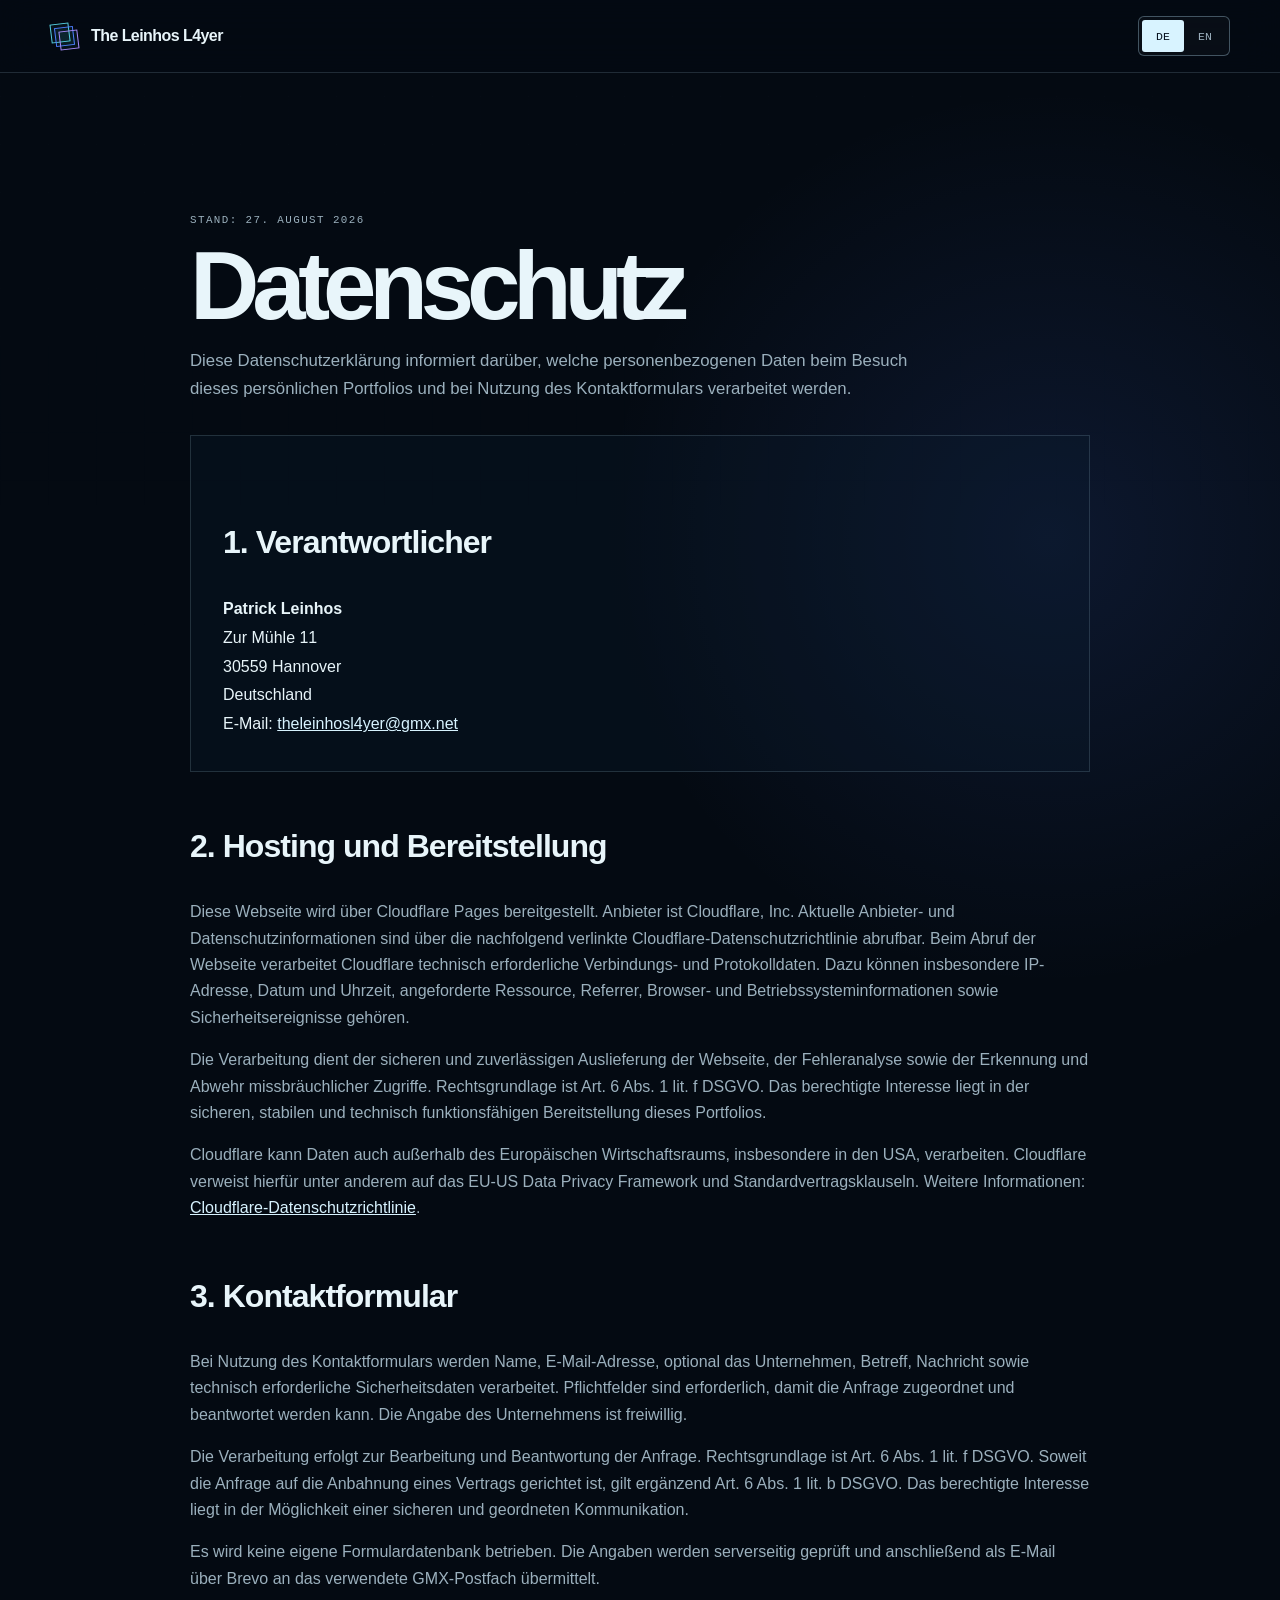
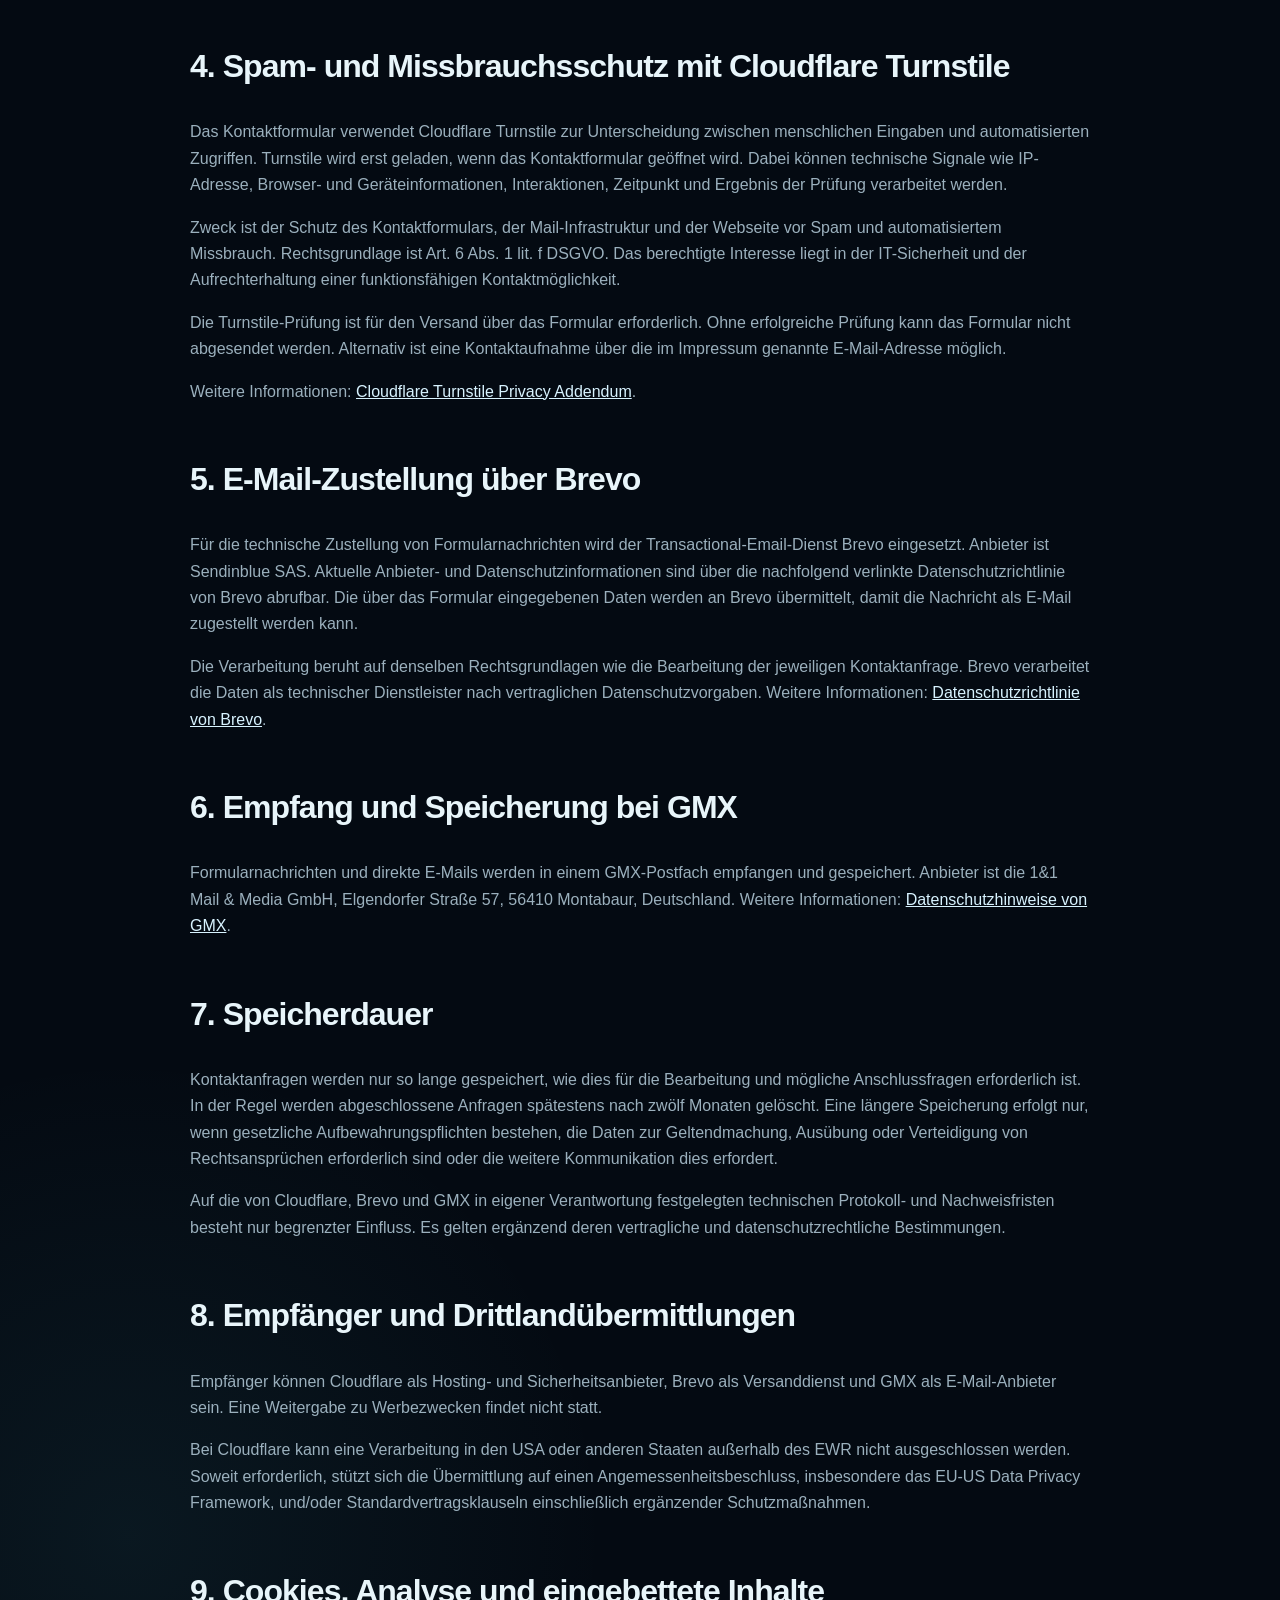
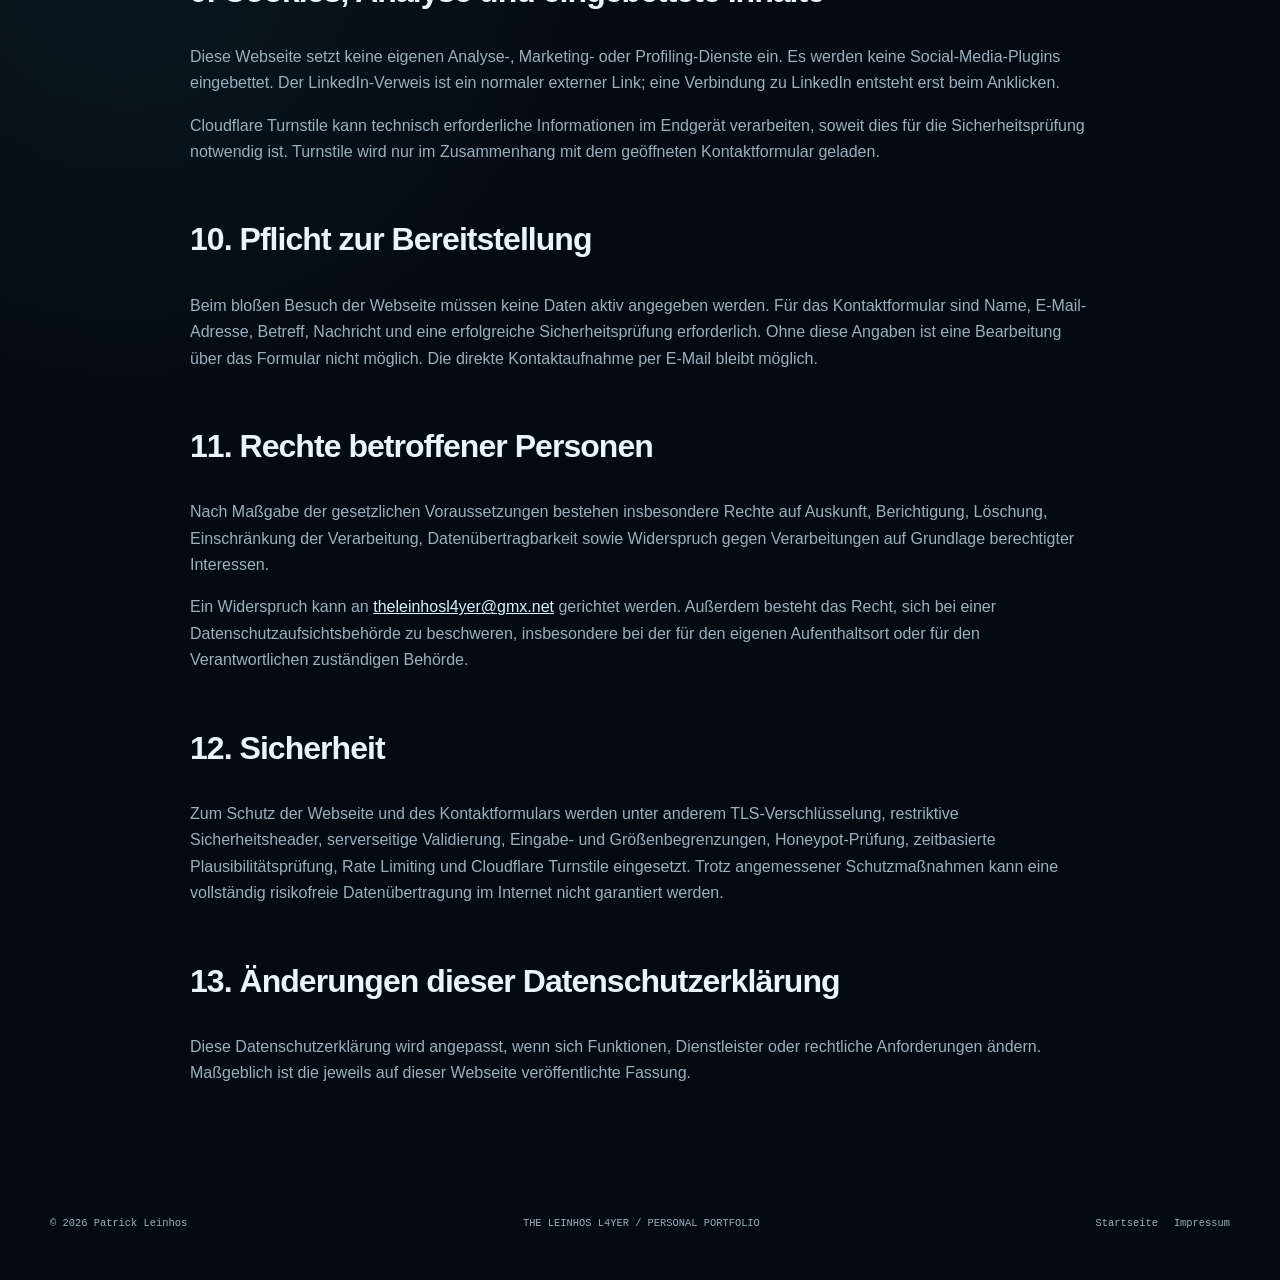
<file: datenschutz.html>
<!DOCTYPE html>
<html lang="de" data-language="de">
<head>
  <meta charset="UTF-8" />
  <meta name="viewport" content="width=device-width, initial-scale=1.0" />
  <meta name="robots" content="noindex, nofollow, noarchive" />
  <meta name="referrer" content="strict-origin-when-cross-origin" />
  <meta name="color-scheme" content="dark" />
  <title>Datenschutz — The Leinhos L4yer</title>
  <link rel="stylesheet" href="/styles.css" />
</head>
<body>
  <a class="skip-link" href="#content"><span data-lang-content="de">Zum Inhalt</span><span data-lang-content="en">Skip to content</span></a>
  <header class="site-header">
    <nav class="nav" aria-label="Hauptnavigation">
      <a class="brand" href="/" aria-label="The Leinhos L4yer — Startseite">
        <span class="brand-mark" aria-hidden="true"><span></span><span></span><span></span></span>
        <span>The Leinhos L4yer</span>
      </a>
      <div></div>
      <div class="lang-switch" aria-label="Sprache auswählen">
        <button type="button" data-lang="de" aria-pressed="true">DE</button>
        <button type="button" data-lang="en" aria-pressed="false">EN</button>
      </div>
    </nav>
  </header>

  <main id="content" class="legal-page">
    <div data-lang-content="de">
      <p class="section-tag">Stand: 27. August 2026</p>
      <h1>Datenschutz</h1>
      <p class="legal-intro">Diese Datenschutzerklärung informiert darüber, welche personenbezogenen Daten beim Besuch dieses persönlichen Portfolios und bei Nutzung des Kontaktformulars verarbeitet werden.</p>

      <section class="legal-card" aria-labelledby="verantwortlich-de">
        <h2 id="verantwortlich-de">1. Verantwortlicher</h2>
        <address>
          <strong>Patrick Leinhos</strong><br />
          Zur Mühle 11<br />
          30559 Hannover<br />
          Deutschland<br />
          E-Mail: <a href="mailto:theleinhosl4yer@gmx.net">theleinhosl4yer@gmx.net</a>
        </address>
      </section>

      <section>
        <h2>2. Hosting und Bereitstellung</h2>
        <p>Diese Webseite wird über Cloudflare Pages bereitgestellt. Anbieter ist Cloudflare, Inc. Aktuelle Anbieter- und Datenschutzinformationen sind über die nachfolgend verlinkte Cloudflare-Datenschutzrichtlinie abrufbar. Beim Abruf der Webseite verarbeitet Cloudflare technisch erforderliche Verbindungs- und Protokolldaten. Dazu können insbesondere IP-Adresse, Datum und Uhrzeit, angeforderte Ressource, Referrer, Browser- und Betriebssysteminformationen sowie Sicherheitsereignisse gehören.</p>
        <p>Die Verarbeitung dient der sicheren und zuverlässigen Auslieferung der Webseite, der Fehleranalyse sowie der Erkennung und Abwehr missbräuchlicher Zugriffe. Rechtsgrundlage ist Art. 6 Abs. 1 lit. f DSGVO. Das berechtigte Interesse liegt in der sicheren, stabilen und technisch funktionsfähigen Bereitstellung dieses Portfolios.</p>
        <p>Cloudflare kann Daten auch außerhalb des Europäischen Wirtschaftsraums, insbesondere in den USA, verarbeiten. Cloudflare verweist hierfür unter anderem auf das EU-US Data Privacy Framework und Standardvertragsklauseln. Weitere Informationen: <a href="https://www.cloudflare.com/privacypolicy/" target="_blank" rel="noopener noreferrer">Cloudflare-Datenschutzrichtlinie</a>.</p>
      </section>

      <section>
        <h2>3. Kontaktformular</h2>
        <p>Bei Nutzung des Kontaktformulars werden Name, E-Mail-Adresse, optional das Unternehmen, Betreff, Nachricht sowie technisch erforderliche Sicherheitsdaten verarbeitet. Pflichtfelder sind erforderlich, damit die Anfrage zugeordnet und beantwortet werden kann. Die Angabe des Unternehmens ist freiwillig.</p>
        <p>Die Verarbeitung erfolgt zur Bearbeitung und Beantwortung der Anfrage. Rechtsgrundlage ist Art. 6 Abs. 1 lit. f DSGVO. Soweit die Anfrage auf die Anbahnung eines Vertrags gerichtet ist, gilt ergänzend Art. 6 Abs. 1 lit. b DSGVO. Das berechtigte Interesse liegt in der Möglichkeit einer sicheren und geordneten Kommunikation.</p>
        <p>Es wird keine eigene Formulardatenbank betrieben. Die Angaben werden serverseitig geprüft und anschließend als E-Mail über Brevo an das verwendete GMX-Postfach übermittelt.</p>
      </section>

      <section>
        <h2>4. Spam- und Missbrauchsschutz mit Cloudflare Turnstile</h2>
        <p>Das Kontaktformular verwendet Cloudflare Turnstile zur Unterscheidung zwischen menschlichen Eingaben und automatisierten Zugriffen. Turnstile wird erst geladen, wenn das Kontaktformular geöffnet wird. Dabei können technische Signale wie IP-Adresse, Browser- und Geräteinformationen, Interaktionen, Zeitpunkt und Ergebnis der Prüfung verarbeitet werden.</p>
        <p>Zweck ist der Schutz des Kontaktformulars, der Mail-Infrastruktur und der Webseite vor Spam und automatisiertem Missbrauch. Rechtsgrundlage ist Art. 6 Abs. 1 lit. f DSGVO. Das berechtigte Interesse liegt in der IT-Sicherheit und der Aufrechterhaltung einer funktionsfähigen Kontaktmöglichkeit.</p>
        <p>Die Turnstile-Prüfung ist für den Versand über das Formular erforderlich. Ohne erfolgreiche Prüfung kann das Formular nicht abgesendet werden. Alternativ ist eine Kontaktaufnahme über die im Impressum genannte E-Mail-Adresse möglich.</p>
        <p>Weitere Informationen: <a href="https://www.cloudflare.com/turnstile-privacy-policy/" target="_blank" rel="noopener noreferrer">Cloudflare Turnstile Privacy Addendum</a>.</p>
      </section>

      <section>
        <h2>5. E-Mail-Zustellung über Brevo</h2>
        <p>Für die technische Zustellung von Formularnachrichten wird der Transactional-Email-Dienst Brevo eingesetzt. Anbieter ist Sendinblue SAS. Aktuelle Anbieter- und Datenschutzinformationen sind über die nachfolgend verlinkte Datenschutzrichtlinie von Brevo abrufbar. Die über das Formular eingegebenen Daten werden an Brevo übermittelt, damit die Nachricht als E-Mail zugestellt werden kann.</p>
        <p>Die Verarbeitung beruht auf denselben Rechtsgrundlagen wie die Bearbeitung der jeweiligen Kontaktanfrage. Brevo verarbeitet die Daten als technischer Dienstleister nach vertraglichen Datenschutzvorgaben. Weitere Informationen: <a href="https://www.brevo.com/de/legal/privacypolicy/" target="_blank" rel="noopener noreferrer">Datenschutzrichtlinie von Brevo</a>.</p>
      </section>

      <section>
        <h2>6. Empfang und Speicherung bei GMX</h2>
        <p>Formularnachrichten und direkte E-Mails werden in einem GMX-Postfach empfangen und gespeichert. Anbieter ist die 1&1 Mail & Media GmbH, Elgendorfer Straße 57, 56410 Montabaur, Deutschland. Weitere Informationen: <a href="https://agb-server.gmx.net/datenschutz" target="_blank" rel="noopener noreferrer">Datenschutzhinweise von GMX</a>.</p>
      </section>

      <section>
        <h2>7. Speicherdauer</h2>
        <p>Kontaktanfragen werden nur so lange gespeichert, wie dies für die Bearbeitung und mögliche Anschlussfragen erforderlich ist. In der Regel werden abgeschlossene Anfragen spätestens nach zwölf Monaten gelöscht. Eine längere Speicherung erfolgt nur, wenn gesetzliche Aufbewahrungspflichten bestehen, die Daten zur Geltendmachung, Ausübung oder Verteidigung von Rechtsansprüchen erforderlich sind oder die weitere Kommunikation dies erfordert.</p>
        <p>Auf die von Cloudflare, Brevo und GMX in eigener Verantwortung festgelegten technischen Protokoll- und Nachweisfristen besteht nur begrenzter Einfluss. Es gelten ergänzend deren vertragliche und datenschutzrechtliche Bestimmungen.</p>
      </section>

      <section>
        <h2>8. Empfänger und Drittlandübermittlungen</h2>
        <p>Empfänger können Cloudflare als Hosting- und Sicherheitsanbieter, Brevo als Versanddienst und GMX als E-Mail-Anbieter sein. Eine Weitergabe zu Werbezwecken findet nicht statt.</p>
        <p>Bei Cloudflare kann eine Verarbeitung in den USA oder anderen Staaten außerhalb des EWR nicht ausgeschlossen werden. Soweit erforderlich, stützt sich die Übermittlung auf einen Angemessenheitsbeschluss, insbesondere das EU-US Data Privacy Framework, und/oder Standardvertragsklauseln einschließlich ergänzender Schutzmaßnahmen.</p>
      </section>

      <section>
        <h2>9. Cookies, Analyse und eingebettete Inhalte</h2>
        <p>Diese Webseite setzt keine eigenen Analyse-, Marketing- oder Profiling-Dienste ein. Es werden keine Social-Media-Plugins eingebettet. Der LinkedIn-Verweis ist ein normaler externer Link; eine Verbindung zu LinkedIn entsteht erst beim Anklicken.</p>
        <p>Cloudflare Turnstile kann technisch erforderliche Informationen im Endgerät verarbeiten, soweit dies für die Sicherheitsprüfung notwendig ist. Turnstile wird nur im Zusammenhang mit dem geöffneten Kontaktformular geladen.</p>
      </section>

      <section>
        <h2>10. Pflicht zur Bereitstellung</h2>
        <p>Beim bloßen Besuch der Webseite müssen keine Daten aktiv angegeben werden. Für das Kontaktformular sind Name, E-Mail-Adresse, Betreff, Nachricht und eine erfolgreiche Sicherheitsprüfung erforderlich. Ohne diese Angaben ist eine Bearbeitung über das Formular nicht möglich. Die direkte Kontaktaufnahme per E-Mail bleibt möglich.</p>
      </section>

      <section>
        <h2>11. Rechte betroffener Personen</h2>
        <p>Nach Maßgabe der gesetzlichen Voraussetzungen bestehen insbesondere Rechte auf Auskunft, Berichtigung, Löschung, Einschränkung der Verarbeitung, Datenübertragbarkeit sowie Widerspruch gegen Verarbeitungen auf Grundlage berechtigter Interessen.</p>
        <p>Ein Widerspruch kann an <a href="mailto:theleinhosl4yer@gmx.net">theleinhosl4yer@gmx.net</a> gerichtet werden. Außerdem besteht das Recht, sich bei einer Datenschutzaufsichtsbehörde zu beschweren, insbesondere bei der für den eigenen Aufenthaltsort oder für den Verantwortlichen zuständigen Behörde.</p>
      </section>

      <section>
        <h2>12. Sicherheit</h2>
        <p>Zum Schutz der Webseite und des Kontaktformulars werden unter anderem TLS-Verschlüsselung, restriktive Sicherheitsheader, serverseitige Validierung, Eingabe- und Größenbegrenzungen, Honeypot-Prüfung, zeitbasierte Plausibilitätsprüfung, Rate Limiting und Cloudflare Turnstile eingesetzt. Trotz angemessener Schutzmaßnahmen kann eine vollständig risikofreie Datenübertragung im Internet nicht garantiert werden.</p>
      </section>

      <section>
        <h2>13. Änderungen dieser Datenschutzerklärung</h2>
        <p>Diese Datenschutzerklärung wird angepasst, wenn sich Funktionen, Dienstleister oder rechtliche Anforderungen ändern. Maßgeblich ist die jeweils auf dieser Webseite veröffentlichte Fassung.</p>
      </section>
    </div>

    <div data-lang-content="en">
      <p class="section-tag">Effective: 27 August 2026</p>
      <h1>Privacy policy</h1>
      <p class="legal-intro">This privacy policy explains how personal data is processed when this personal portfolio is visited or its contact form is used.</p>

      <section class="legal-card" aria-labelledby="controller-en">
        <h2 id="controller-en">1. Controller</h2>
        <address><strong>Patrick Leinhos</strong><br />Zur Mühle 11<br />30559 Hanover<br />Germany<br />Email: <a href="mailto:theleinhosl4yer@gmx.net">theleinhosl4yer@gmx.net</a></address>
      </section>

      <section><h2>2. Hosting</h2><p>This website is provided through Cloudflare Pages by Cloudflare, Inc. Current provider and privacy information is available through the Cloudflare Privacy Policy linked below. Cloudflare may process technically necessary connection and log data, including IP address, time, requested resource, referrer, browser, operating system and security events.</p><p>Processing serves secure and reliable delivery, troubleshooting and prevention of abusive access. The legal basis is Article 6(1)(f) GDPR. Cloudflare may process data outside the EEA, including in the United States, relying where applicable on the EU-US Data Privacy Framework and Standard Contractual Clauses. See the <a href="https://www.cloudflare.com/privacypolicy/" target="_blank" rel="noopener noreferrer">Cloudflare Privacy Policy</a>.</p></section>

      <section><h2>3. Contact form</h2><p>When the contact form is used, the name, email address, optional company, subject, message and necessary security data are processed. Required fields are needed to assign and answer the enquiry; company information is voluntary.</p><p>Processing is necessary to handle the enquiry under Article 6(1)(f) GDPR and, where an enquiry concerns steps before entering into a contract, additionally Article 6(1)(b) GDPR. No dedicated form database is operated. The data is checked server-side and transmitted via Brevo to the GMX mailbox.</p></section>

      <section><h2>4. Cloudflare Turnstile</h2><p>Cloudflare Turnstile distinguishes human input from automated access. It is loaded only after the contact form is opened. Technical signals such as IP address, browser and device information, interaction data, time and verification result may be processed.</p><p>The purpose is to protect the form and mail infrastructure against spam and abuse. The legal basis is Article 6(1)(f) GDPR. A successful check is required to send the form; email contact remains available as an alternative. See the <a href="https://www.cloudflare.com/turnstile-privacy-policy/" target="_blank" rel="noopener noreferrer">Cloudflare Turnstile Privacy Addendum</a>.</p></section>

      <section><h2>5. Brevo email delivery</h2><p>The Brevo transactional email service is used to deliver form messages. The provider is Sendinblue SAS. Current provider and privacy information is available through the Brevo Privacy Policy linked below. Form data is transmitted to Brevo for email delivery under the same legal basis as the corresponding enquiry. See the <a href="https://www.brevo.com/legal/privacypolicy/" target="_blank" rel="noopener noreferrer">Brevo Privacy Policy</a>.</p></section>

      <section><h2>6. GMX mailbox</h2><p>Form messages and direct emails are received and stored in a GMX mailbox provided by 1&1 Mail & Media GmbH, Elgendorfer Straße 57, 56410 Montabaur, Germany. See the <a href="https://agb-server.gmx.net/datenschutz" target="_blank" rel="noopener noreferrer">GMX privacy information</a>.</p></section>

      <section><h2>7. Retention</h2><p>Contact enquiries are retained only as long as necessary to process them and any follow-up questions. Completed enquiries are normally deleted no later than twelve months afterwards. Longer retention applies only where required by law, necessary for legal claims or required by ongoing communication.</p><p>Cloudflare, Brevo and GMX may apply their own technical log and evidence retention periods under their contractual and privacy terms.</p></section>

      <section><h2>8. Recipients and international transfers</h2><p>Recipients may include Cloudflare for hosting and security, Brevo for email delivery and GMX for email storage. Data is not disclosed for advertising purposes. Cloudflare processing outside the EEA cannot be ruled out. Where required, transfers rely on an adequacy decision and/or Standard Contractual Clauses with supplementary safeguards.</p></section>

      <section><h2>9. Cookies, analytics and external content</h2><p>No proprietary analytics, marketing or profiling services are used. No social media plugins are embedded. LinkedIn is linked externally; a connection to LinkedIn is established only after the link is clicked. Turnstile may process technically necessary information on the end device when the contact form is opened.</p></section>

      <section><h2>10. Required information</h2><p>No information must be actively provided merely to visit the website. The contact form requires a name, email address, subject, message and successful security check. Without them, the form enquiry cannot be processed. Direct email contact remains available.</p></section>

      <section><h2>11. Data subject rights</h2><p>Subject to statutory requirements, data subjects have rights including access, rectification, erasure, restriction, portability and objection to processing based on legitimate interests. Requests can be sent to <a href="mailto:theleinhosl4yer@gmx.net">theleinhosl4yer@gmx.net</a>. A complaint may also be lodged with a competent data protection supervisory authority.</p></section>

      <section><h2>12. Security</h2><p>Protective measures include TLS encryption, restrictive security headers, server-side validation, input limits, a honeypot, time plausibility checks, rate limiting and Cloudflare Turnstile. Nevertheless, completely risk-free internet transmission cannot be guaranteed.</p></section>

      <section><h2>13. Changes</h2><p>This policy will be updated if features, service providers or legal requirements change. The version published on this website is the applicable version.</p></section>

      <p class="legal-meta">The German version is the primary version. This English translation is provided for convenience.</p>
    </div>
  </main>

  <footer>
    <span>© <span id="year"></span> Patrick Leinhos</span>
    <span>THE LEINHOS L4YER / PERSONAL PORTFOLIO</span>
    <nav class="legal-links" aria-label="Rechtliche Informationen">
      <a href="/"><span data-lang-content="de">Startseite</span><span data-lang-content="en">Home</span></a>
      <a href="/impressum.html"><span data-lang-content="de">Impressum</span><span data-lang-content="en">Legal notice</span></a>
    </nav>
  </footer>
  <script src="/script.js" defer></script>
</body>
</html>
</file>
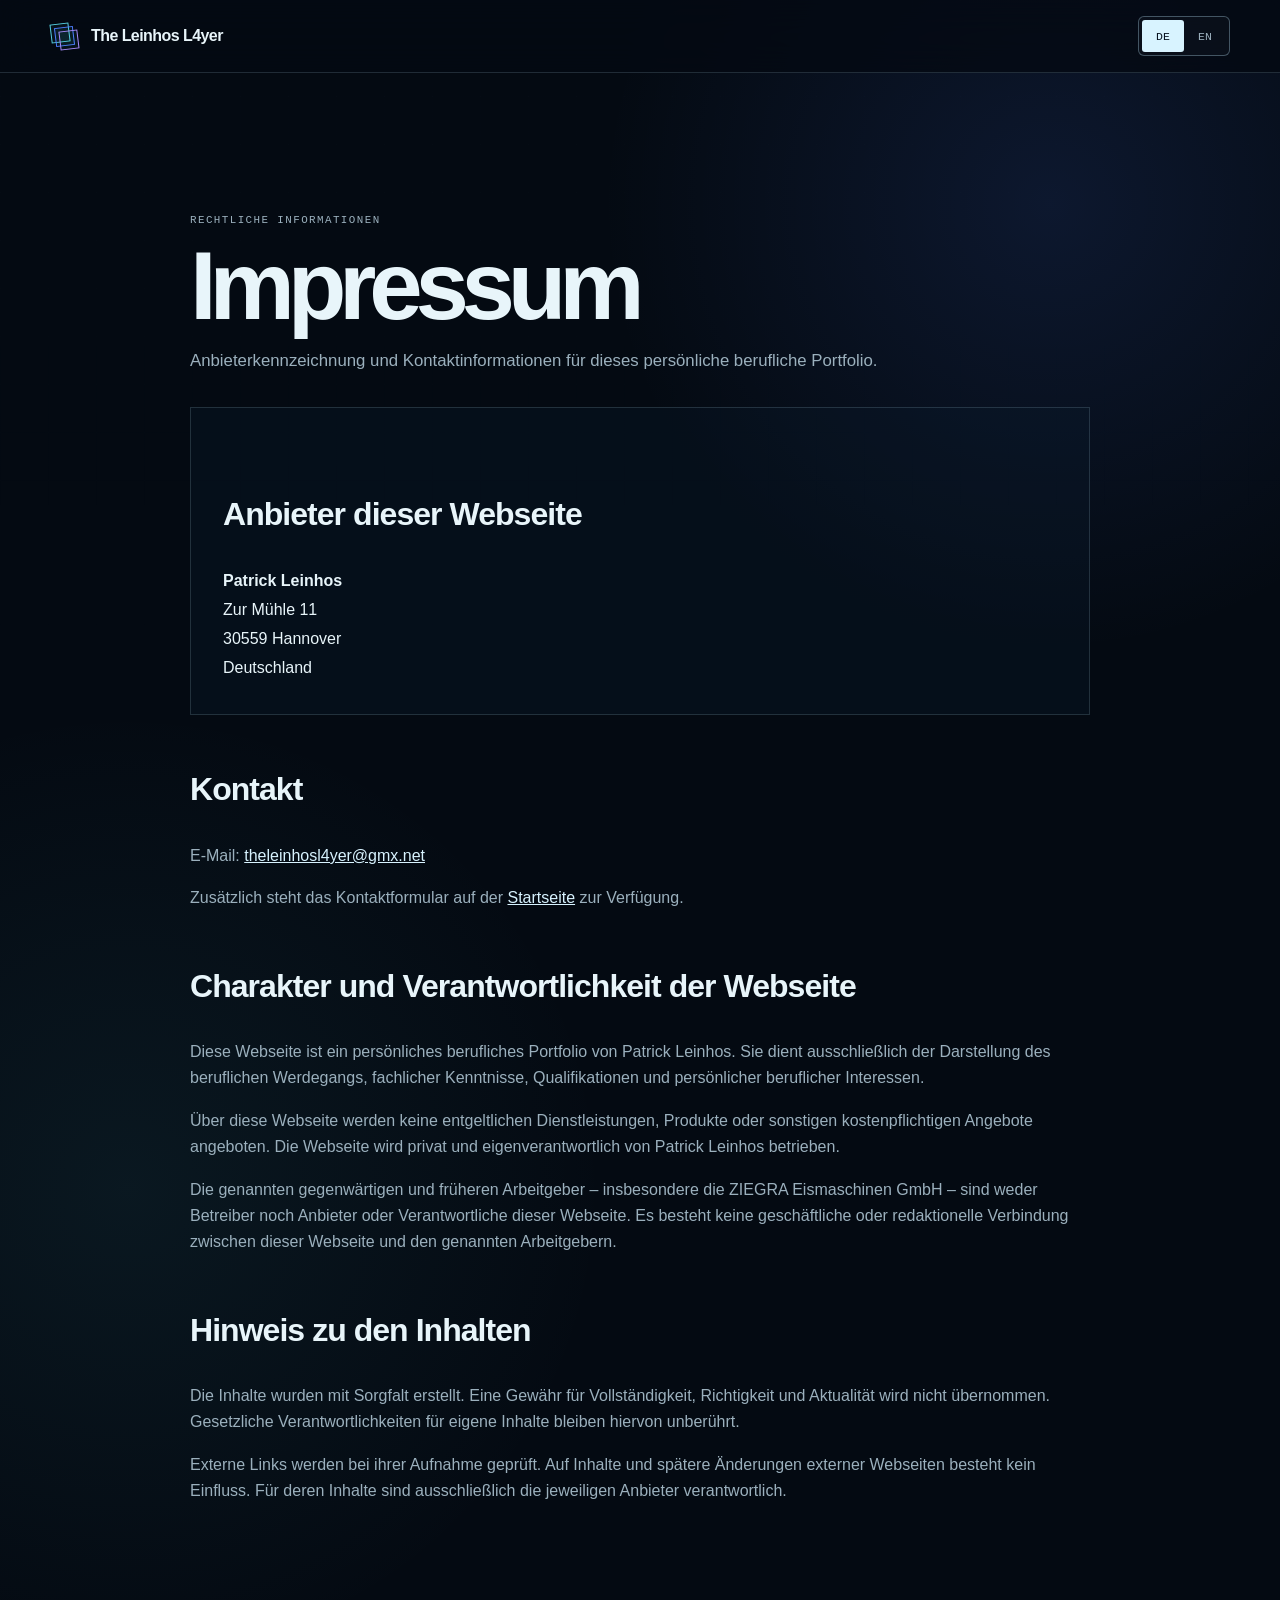
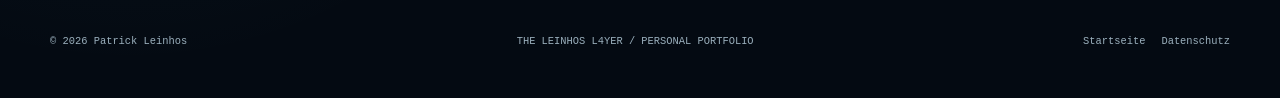
<file: impressum.html>
<!DOCTYPE html>
<html lang="de" data-language="de">
<head>
  <meta charset="UTF-8" />
  <meta name="viewport" content="width=device-width, initial-scale=1.0" />
  <meta name="robots" content="noindex, nofollow, noarchive" />
  <meta name="referrer" content="strict-origin-when-cross-origin" />
  <meta name="color-scheme" content="dark" />
  <title>Impressum — The Leinhos L4yer</title>
  <link rel="stylesheet" href="/styles.css" />
</head>
<body>
  <a class="skip-link" href="#content"><span data-lang-content="de">Zum Inhalt</span><span data-lang-content="en">Skip to content</span></a>
  <header class="site-header">
    <nav class="nav" aria-label="Hauptnavigation">
      <a class="brand" href="/" aria-label="The Leinhos L4yer — Startseite">
        <span class="brand-mark" aria-hidden="true"><span></span><span></span><span></span></span>
        <span>The Leinhos L4yer</span>
      </a>
      <div></div>
      <div class="lang-switch" aria-label="Sprache auswählen">
        <button type="button" data-lang="de" aria-pressed="true">DE</button>
        <button type="button" data-lang="en" aria-pressed="false">EN</button>
      </div>
    </nav>
  </header>

  <main id="content" class="legal-page">
    <div data-lang-content="de">
      <p class="section-tag">Rechtliche Informationen</p>
      <h1>Impressum</h1>
      <p class="legal-intro">Anbieterkennzeichnung und Kontaktinformationen für dieses persönliche berufliche Portfolio.</p>

      <section class="legal-card" aria-labelledby="anbieter-de">
        <h2 id="anbieter-de">Anbieter dieser Webseite</h2>
        <address>
          <strong>Patrick Leinhos</strong><br />
          Zur Mühle 11<br />
          30559 Hannover<br />
          Deutschland
        </address>
      </section>

      <section aria-labelledby="kontakt-de">
        <h2 id="kontakt-de">Kontakt</h2>
        <p>E-Mail: <a href="mailto:theleinhosl4yer@gmx.net">theleinhosl4yer@gmx.net</a></p>
        <p>Zusätzlich steht das Kontaktformular auf der <a href="/">Startseite</a> zur Verfügung.</p>
      </section>

      <section aria-labelledby="charakter-de">
        <h2 id="charakter-de">Charakter und Verantwortlichkeit der Webseite</h2>
        <p>Diese Webseite ist ein persönliches berufliches Portfolio von Patrick Leinhos. Sie dient ausschließlich der Darstellung des beruflichen Werdegangs, fachlicher Kenntnisse, Qualifikationen und persönlicher beruflicher Interessen.</p>
        <p>Über diese Webseite werden keine entgeltlichen Dienstleistungen, Produkte oder sonstigen kostenpflichtigen Angebote angeboten. Die Webseite wird privat und eigenverantwortlich von Patrick Leinhos betrieben.</p>
        <p>Die genannten gegenwärtigen und früheren Arbeitgeber – insbesondere die ZIEGRA Eismaschinen GmbH – sind weder Betreiber noch Anbieter oder Verantwortliche dieser Webseite. Es besteht keine geschäftliche oder redaktionelle Verbindung zwischen dieser Webseite und den genannten Arbeitgebern.</p>
      </section>

      <section aria-labelledby="inhalte-de">
        <h2 id="inhalte-de">Hinweis zu den Inhalten</h2>
        <p>Die Inhalte wurden mit Sorgfalt erstellt. Eine Gewähr für Vollständigkeit, Richtigkeit und Aktualität wird nicht übernommen. Gesetzliche Verantwortlichkeiten für eigene Inhalte bleiben hiervon unberührt.</p>
        <p>Externe Links werden bei ihrer Aufnahme geprüft. Auf Inhalte und spätere Änderungen externer Webseiten besteht kein Einfluss. Für deren Inhalte sind ausschließlich die jeweiligen Anbieter verantwortlich.</p>
      </section>
    </div>

    <div data-lang-content="en">
      <p class="section-tag">Legal information</p>
      <h1>Legal notice</h1>
      <p class="legal-intro">Provider identification and contact information for this personal professional portfolio.</p>

      <section class="legal-card" aria-labelledby="provider-en">
        <h2 id="provider-en">Website provider</h2>
        <address>
          <strong>Patrick Leinhos</strong><br />
          Zur Mühle 11<br />
          30559 Hanover<br />
          Germany
        </address>
      </section>

      <section aria-labelledby="contact-en">
        <h2 id="contact-en">Contact</h2>
        <p>Email: <a href="mailto:theleinhosl4yer@gmx.net">theleinhosl4yer@gmx.net</a></p>
        <p>The contact form on the <a href="/">home page</a> is also available.</p>
      </section>

      <section aria-labelledby="nature-en">
        <h2 id="nature-en">Nature and responsibility of the website</h2>
        <p>This website is Patrick Leinhos’ personal professional portfolio. Its sole purpose is to present his professional background, expertise, qualifications and personal professional interests.</p>
        <p>No paid services, products or other paid offerings are provided through this website. The website is operated privately and under the sole responsibility of Patrick Leinhos.</p>
        <p>The current and former employers mentioned on this website – in particular ZIEGRA Eismaschinen GmbH – are neither operators, providers nor responsible parties of this website. There is no business or editorial connection between this website and the employers mentioned.</p>
      </section>

      <section aria-labelledby="content-en">
        <h2 id="content-en">Content notice</h2>
        <p>The content has been prepared with care. No guarantee is given as to its completeness, accuracy or currentness. Statutory responsibility for the website’s own content remains unaffected.</p>
        <p>External links are reviewed when added. There is no control over the content or subsequent changes of external websites. Their respective providers are solely responsible for that content.</p>
      </section>

      <p class="legal-meta">The German version is the primary version. This English translation is provided for convenience.</p>
    </div>
  </main>

  <footer>
    <span>© <span id="year"></span> Patrick Leinhos</span>
    <span>THE LEINHOS L4YER / PERSONAL PORTFOLIO</span>
    <nav class="legal-links" aria-label="Rechtliche Informationen">
      <a href="/"><span data-lang-content="de">Startseite</span><span data-lang-content="en">Home</span></a>
      <a href="/datenschutz.html"><span data-lang-content="de">Datenschutz</span><span data-lang-content="en">Privacy</span></a>
    </nav>
  </footer>
  <script src="/script.js" defer></script>
</body>
</html>
</file>
<file: styles.css>
:root {
      --ink: #07111f;
      --ink-deep: #040a12;
      --panel: rgba(13, 29, 48, 0.68);
      --panel-solid: #0d1d30;
      --line: rgba(180, 220, 240, 0.16);
      --line-strong: rgba(180, 220, 240, 0.34);
      --text: #e8f5fa;
      --muted: #9bb0bd;
      --ice: #d8f3ff;
      --cyan: #56cfe1;
      --blue: #4d7cfe;
      --lilac: #a78bfa;
      --success: #66d3b0;
      --max: 1180px;
      --radius: 10px;
      --shadow: 0 30px 100px rgba(0, 0, 0, 0.3);
    }

    * { box-sizing: border-box; }
    html { scroll-behavior: smooth; }
    body {
      margin: 0;
      min-width: 320px;
      color: var(--text);
      background:
        radial-gradient(circle at 82% 12%, rgba(77, 124, 254, 0.12), transparent 28rem),
        radial-gradient(circle at 10% 70%, rgba(86, 207, 225, 0.07), transparent 30rem),
        var(--ink-deep);
      font-family: Inter, "Segoe UI", Roboto, Helvetica, Arial, sans-serif;
      font-weight: 300;
      line-height: 1.65;
      overflow-x: hidden;
    }

    body::before {
      content: "";
      position: fixed;
      inset: 0;
      pointer-events: none;
      opacity: 0.28;
      background-image:
        linear-gradient(rgba(180, 220, 240, 0.035) 1px, transparent 1px),
        linear-gradient(90deg, rgba(180, 220, 240, 0.035) 1px, transparent 1px);
      background-size: 48px 48px;
      mask-image: linear-gradient(to bottom, black, transparent 92%);
      z-index: -2;
    }

    a { color: inherit; }
    button, a { -webkit-tap-highlight-color: transparent; }
    button { font: inherit; }
    ::selection { background: rgba(86, 207, 225, 0.28); color: white; }

    .skip-link {
      position: fixed;
      left: 1rem;
      top: -5rem;
      z-index: 100;
      background: var(--ice);
      color: var(--ink);
      padding: 0.7rem 1rem;
      border-radius: 4px;
      font-weight: 600;
    }
    .skip-link:focus { top: 1rem; }

    .site-header {
      position: sticky;
      top: 0;
      z-index: 50;
      border-bottom: 1px solid var(--line);
      background: rgba(4, 10, 18, 0.78);
      backdrop-filter: blur(18px);
    }

    .nav {
      width: min(calc(100% - 2rem), var(--max));
      min-height: 72px;
      margin: 0 auto;
      display: grid;
      grid-template-columns: 1fr auto 1fr;
      align-items: center;
      gap: 1.5rem;
    }

    .brand {
      display: inline-flex;
      align-items: center;
      gap: 0.75rem;
      text-decoration: none;
      width: fit-content;
      font-weight: 600;
      letter-spacing: -0.035em;
    }

    .brand-mark {
      width: 29px;
      height: 29px;
      position: relative;
      transform: rotate(-7deg);
    }
    .brand-mark span {
      position: absolute;
      width: 19px;
      height: 19px;
      border: 1px solid var(--cyan);
      background: rgba(86, 207, 225, 0.05);
    }
    .brand-mark span:nth-child(1) { top: 1px; left: 1px; }
    .brand-mark span:nth-child(2) { top: 5px; left: 5px; border-color: var(--blue); }
    .brand-mark span:nth-child(3) { top: 9px; left: 9px; border-color: var(--lilac); }

    .nav-links {
      display: flex;
      align-items: center;
      gap: 1.7rem;
    }
    .nav-links a {
      color: var(--muted);
      font-size: 0.8rem;
      text-decoration: none;
      transition: color 180ms ease;
    }
    .nav-links a:hover { color: var(--ice); }

    .lang-switch {
      justify-self: end;
      display: inline-grid;
      grid-template-columns: 1fr 1fr;
      padding: 3px;
      border: 1px solid var(--line-strong);
      border-radius: 6px;
      background: rgba(255, 255, 255, 0.025);
    }
    .lang-switch button {
      min-width: 42px;
      border: 0;
      border-radius: 3px;
      padding: 0.42rem 0.55rem;
      color: var(--muted);
      background: transparent;
      cursor: pointer;
      font-family: "Cascadia Code", "Segoe UI Mono", Consolas, monospace;
      font-size: 0.72rem;
    }
    .lang-switch button[aria-pressed="true"] {
      color: var(--ink);
      background: var(--ice);
      font-weight: 500;
    }

    :focus-visible {
      outline: 2px solid var(--cyan);
      outline-offset: 4px;
    }

    main { overflow: clip; }

    .hero {
      width: min(calc(100% - 2rem), var(--max));
      min-height: calc(100svh - 72px);
      margin: 0 auto;
      padding: clamp(4.5rem, 9vw, 8rem) 0 5rem;
      display: grid;
      grid-template-columns: minmax(0, 1.1fr) minmax(340px, 0.9fr);
      align-items: center;
      gap: clamp(2rem, 7vw, 7rem);
    }

    .eyebrow, .section-tag, .layer-label, .career-meta {
      font-family: "Cascadia Code", "Segoe UI Mono", Consolas, monospace;
      text-transform: uppercase;
      letter-spacing: 0.13em;
      font-size: 0.68rem;
    }

    .eyebrow {
      display: flex;
      align-items: center;
      gap: 0.7rem;
      color: var(--cyan);
      margin-bottom: 1.5rem;
    }
    .eyebrow::before {
      content: "";
      width: 32px;
      height: 1px;
      background: var(--cyan);
    }

    h1, h2, h3, p { margin-top: 0; }
    h1 {
      max-width: 760px;
      margin-bottom: 1.7rem;
      font-size: clamp(3.4rem, 7.3vw, 7.4rem);
      line-height: 0.94;
      letter-spacing: -0.075em;
      font-weight: 600;
    }
    h1 .outline {
      color: transparent;
      -webkit-text-stroke: 1px rgba(216, 243, 255, 0.64);
      text-stroke: 1px rgba(216, 243, 255, 0.64);
    }
    h1 .four { color: var(--cyan); font-family: "Cascadia Code", "Segoe UI Mono", Consolas, monospace; }

    .hero-copy {
      max-width: 630px;
      color: var(--muted);
      font-size: clamp(1rem, 1.35vw, 1.2rem);
    }
    .hero-copy strong { color: var(--ice); font-weight: 500; }

    .hero-actions {
      display: flex;
      flex-wrap: wrap;
      align-items: center;
      gap: 1rem;
      margin-top: 2.2rem;
    }
    .button {
      display: inline-flex;
      align-items: center;
      justify-content: center;
      gap: 0.7rem;
      min-height: 48px;
      padding: 0 1.2rem;
      border: 1px solid var(--cyan);
      border-radius: 5px;
      color: var(--ink);
      background: var(--cyan);
      text-decoration: none;
      font-size: 0.82rem;
      font-weight: 600;
      transition: transform 180ms ease, background 180ms ease;
    }
    .button:hover { transform: translateY(-2px); background: var(--ice); }
    .button.secondary { color: var(--ice); background: transparent; border-color: var(--line-strong); }
    .button.secondary:hover { border-color: var(--ice); }
    .button svg { width: 16px; height: 16px; }

    .layer-stage {
      position: relative;
      height: 510px;
      perspective: 1000px;
      isolation: isolate;
    }
    .layer-stage::after {
      content: "";
      position: absolute;
      left: 14%;
      right: 2%;
      bottom: 3%;
      height: 26%;
      background: radial-gradient(ellipse, rgba(77, 124, 254, 0.2), transparent 68%);
      filter: blur(20px);
      transform: rotate(-8deg);
      z-index: -1;
    }

    .tech-layer {
      position: absolute;
      left: 12%;
      width: 78%;
      aspect-ratio: 1.35;
      border: 1px solid var(--layer-color);
      background: linear-gradient(135deg, rgba(13, 29, 48, 0.68), rgba(7, 17, 31, 0.3));
      box-shadow: inset 0 0 50px rgba(255,255,255,0.015), var(--shadow);
      backdrop-filter: blur(6px);
      transform-style: preserve-3d;
      transform: rotateX(64deg) rotateZ(-23deg) translate3d(var(--tx, 0), var(--ty, 0), 0);
      transition: transform 550ms cubic-bezier(.2,.8,.2,1), border-color 220ms ease;
    }
    .tech-layer:nth-child(1) { top: 4%; --layer-color: rgba(167, 139, 250, 0.5); z-index: 4; }
    .tech-layer:nth-child(2) { top: 20%; --layer-color: rgba(77, 124, 254, 0.52); z-index: 3; }
    .tech-layer:nth-child(3) { top: 36%; --layer-color: rgba(86, 207, 225, 0.48); z-index: 2; }
    .tech-layer:nth-child(4) { top: 52%; --layer-color: rgba(102, 211, 176, 0.38); z-index: 1; }
    .tech-layer::before, .tech-layer::after {
      content: "";
      position: absolute;
      inset: 14%;
      border: 1px dashed rgba(216, 243, 255, 0.13);
    }
    .tech-layer::after { inset: 32%; border-style: solid; }
    .layer-label {
      position: absolute;
      top: 1rem;
      left: 1rem;
      color: var(--ice);
    }
    .layer-index {
      position: absolute;
      right: 1rem;
      bottom: 0.7rem;
      color: var(--layer-color);
      font-family: "Cascadia Code", "Segoe UI Mono", Consolas, monospace;
      font-size: 1.15rem;
    }
    .node {
      position: absolute;
      width: 7px;
      height: 7px;
      border: 1px solid var(--cyan);
      border-radius: 50%;
      background: var(--ink);
      box-shadow: 0 0 0 5px rgba(86, 207, 225, 0.06);
    }
    .node.a { left: 21%; top: 43%; }
    .node.b { right: 18%; top: 27%; }
    .node.c { right: 28%; bottom: 18%; }

    .scroll-cue {
      position: absolute;
      bottom: 2rem;
      left: 0;
      color: var(--muted);
      font-family: "Cascadia Code", "Segoe UI Mono", Consolas, monospace;
      font-size: 0.66rem;
      letter-spacing: 0.08em;
      writing-mode: vertical-rl;
    }

    .section {
      width: min(calc(100% - 2rem), var(--max));
      margin: 0 auto;
      padding: clamp(5rem, 10vw, 9rem) 0;
      border-top: 1px solid var(--line);
    }
    .section-head {
      display: grid;
      grid-template-columns: 0.7fr 1.3fr;
      gap: clamp(2rem, 7vw, 7rem);
      margin-bottom: clamp(3.5rem, 7vw, 6rem);
    }
    .section-tag { color: var(--cyan); padding-top: 0.7rem; }
    .section h2 {
      max-width: 820px;
      margin-bottom: 0;
      font-size: clamp(2.2rem, 4.8vw, 5rem);
      line-height: 1.08;
      letter-spacing: -0.055em;
      font-weight: 500;
    }

    .profile-grid {
      display: grid;
      grid-template-columns: 0.7fr 1.3fr;
      gap: clamp(2rem, 7vw, 7rem);
    }
    .profile-aside {
      position: relative;
      padding: 1.4rem 0 0 1.5rem;
      border-left: 1px solid var(--blue);
      color: var(--muted);
      font-family: "Cascadia Code", "Segoe UI Mono", Consolas, monospace;
      font-size: 0.74rem;
    }
    .profile-aside strong { display: block; margin-bottom: 0.5rem; color: var(--ice); font-family: Inter, "Segoe UI", Roboto, Helvetica, Arial, sans-serif; font-size: 1rem; }
    .profile-body {
      display: grid;
      grid-template-columns: repeat(2, minmax(0, 1fr));
      gap: 1px;
      background: var(--line);
      border: 1px solid var(--line);
    }
    .principle {
      min-height: 210px;
      padding: clamp(1.5rem, 3vw, 2.3rem);
      background: var(--ink-deep);
      transition: background 220ms ease;
    }
    .principle:hover { background: var(--panel-solid); }
    .principle .symbol { display: block; margin-bottom: 2.5rem; color: var(--cyan); font-family: "Cascadia Code", "Segoe UI Mono", Consolas, monospace; }
    .principle h3 { margin-bottom: 0.7rem; font-size: 1.1rem; font-weight: 500; }
    .principle p { margin: 0; color: var(--muted); font-size: 0.86rem; }

    .competence-grid {
      display: grid;
      grid-template-columns: repeat(12, 1fr);
      gap: 1rem;
    }
    .competence-card {
      position: relative;
      grid-column: span 4;
      min-height: 270px;
      padding: 2rem;
      border: 1px solid var(--line);
      background: rgba(13, 29, 48, 0.28);
      overflow: hidden;
      transition: border-color 220ms ease, transform 220ms ease;
    }
    .competence-card:nth-child(1), .competence-card:nth-child(4) { grid-column: span 5; }
    .competence-card:nth-child(2), .competence-card:nth-child(3) { grid-column: span 7; }
    .competence-card:hover { border-color: var(--line-strong); transform: translateY(-3px); }
    .competence-card::after {
      content: "";
      position: absolute;
      right: -55px;
      bottom: -55px;
      width: 130px;
      height: 130px;
      border: 1px solid rgba(86, 207, 225, 0.14);
      transform: rotate(28deg);
    }
    .card-code { color: var(--cyan); font-family: "Cascadia Code", "Segoe UI Mono", Consolas, monospace; font-size: 0.7rem; }
    .competence-card h3 { margin: 4rem 0 0.8rem; font-size: clamp(1.25rem, 2vw, 1.65rem); font-weight: 500; letter-spacing: -0.03em; }
    .competence-card p { max-width: 520px; margin-bottom: 0; color: var(--muted); font-size: 0.88rem; }
    .tech-tags { display: flex; flex-wrap: wrap; gap: 0.5rem; margin-top: 1.3rem; }
    .tech-tags span { padding: 0.25rem 0.55rem; border: 1px solid var(--line); color: var(--ice); font-family: "Cascadia Code", "Segoe UI Mono", Consolas, monospace; font-size: 0.62rem; }

    .practice-section { position: relative; }
    .practice-section::before {
      content: "";
      position: absolute;
      width: 34rem;
      height: 34rem;
      right: -22rem;
      top: 18rem;
      border: 1px solid rgba(102, 211, 176, 0.12);
      transform: rotate(45deg);
      pointer-events: none;
    }
    .practice-intro {
      display: grid;
      grid-template-columns: 1.3fr 0.7fr;
      gap: clamp(2rem, 7vw, 7rem);
      align-items: end;
      margin: -2rem 0 2rem calc(35% + 1rem);
    }
    .practice-intro p { max-width: 720px; margin: 0; color: var(--muted); }
    .snapshot {
      justify-self: end;
      color: var(--success);
      font-family: "Cascadia Code", "Segoe UI Mono", Consolas, monospace;
      font-size: 0.66rem;
      letter-spacing: 0.06em;
      text-transform: uppercase;
    }
    .snapshot::before { content: ""; display: inline-block; width: 7px; height: 7px; margin-right: 0.6rem; border-radius: 50%; background: var(--success); box-shadow: 0 0 0 5px rgba(102, 211, 176, 0.08); }
    .practice-metrics {
      display: grid;
      grid-template-columns: repeat(5, minmax(0, 1fr));
      border: 1px solid var(--line);
      background: var(--line);
      gap: 1px;
      margin-bottom: 1rem;
    }
    .practice-metrics article { min-height: 136px; padding: 1.4rem; background: var(--ink-deep); }
    .practice-metrics strong { display: block; margin-bottom: 1.1rem; color: var(--ice); font-size: clamp(1.5rem, 3vw, 2.4rem); line-height: 1; letter-spacing: -0.05em; font-weight: 500; }
    .practice-metrics span { color: var(--muted); font-family: "Cascadia Code", "Segoe UI Mono", Consolas, monospace; font-size: 0.62rem; text-transform: uppercase; letter-spacing: 0.08em; }
    .practice-grid { display: grid; grid-template-columns: repeat(12, 1fr); gap: 1rem; }
    .practice-panel {
      position: relative;
      min-height: 330px;
      padding: clamp(1.5rem, 3vw, 2.2rem);
      border: 1px solid var(--line);
      background: rgba(13, 29, 48, 0.28);
      overflow: hidden;
    }
    .practice-panel h3 { margin: 3.3rem 0 0.75rem; font-size: clamp(1.35rem, 2.5vw, 2rem); line-height: 1.1; letter-spacing: -0.04em; font-weight: 500; }
    .practice-panel p { color: var(--muted); font-size: 0.86rem; }
    .path-panel { grid-column: span 7; }
    .skills-panel { grid-column: span 5; }
    .badges-panel { grid-column: span 5; }
    .telemetry-panel { grid-column: span 7; }
    .path-panel::after {
      content: "THM";
      position: absolute;
      right: -0.2rem;
      bottom: -3.2rem;
      color: transparent;
      -webkit-text-stroke: 1px rgba(102, 211, 176, 0.12);
      font-size: 9rem;
      line-height: 1;
      font-weight: 700;
      letter-spacing: -0.08em;
      pointer-events: none;
    }
    .path-status { position: absolute; top: 2rem; right: 2rem; display: flex; gap: 0.35rem; }
    .path-status span { width: 19px; height: 5px; background: var(--success); transform: skewX(-22deg); }
    .practice-meta { color: var(--muted); font-family: "Cascadia Code", "Segoe UI Mono", Consolas, monospace; font-size: 0.65rem !important; }
    .text-link { position: relative; z-index: 1; color: var(--ice); text-underline-offset: 0.3em; font-size: 0.8rem; }
    .text-link:hover { color: var(--cyan); }
    .skill-routes { margin: 2rem 0 0; padding: 0; list-style: none; }
    .skill-routes li { display: grid; grid-template-columns: 2rem 1fr; gap: 0.7rem; padding: 0.68rem 0; border-top: 1px solid var(--line); color: var(--ice); font-size: 0.84rem; }
    .skill-routes li span { color: var(--cyan); font-family: "Cascadia Code", "Segoe UI Mono", Consolas, monospace; font-size: 0.66rem; }
    .badge-list { display: flex; flex-wrap: wrap; gap: 0.6rem; margin: 1.7rem 0; }
    .badge-list span { padding: 0.5rem 0.7rem; border: 1px solid var(--line-strong); color: var(--ice); font-family: "Cascadia Code", "Segoe UI Mono", Consolas, monospace; font-size: 0.66rem; }
    .activity-line { height: 94px; margin: 2rem 0; display: flex; align-items: end; gap: 0.35rem; border-bottom: 1px solid var(--line-strong); background-image: linear-gradient(to top, var(--line) 1px, transparent 1px); background-size: 100% 25%; }
    .activity-line i { flex: 1; height: var(--h); min-width: 5px; background: linear-gradient(to top, rgba(77, 124, 254, 0.32), var(--cyan)); transform: skewX(-8deg); }
    .practice-actions { display: flex; flex-wrap: wrap; align-items: center; justify-content: space-between; gap: 1rem; }
    .practice-disclaimer { max-width: 820px; margin: 1.3rem 0 0 auto; color: var(--muted); font-family: "Cascadia Code", "Segoe UI Mono", Consolas, monospace; font-size: 0.64rem; }

    .credentials-section { position: relative; }
    .credentials-intro { display: grid; grid-template-columns: 1.3fr 0.7fr; gap: clamp(2rem, 7vw, 7rem); align-items: end; margin: -2rem 0 4rem calc(35% + 1rem); }
    .credentials-intro p { max-width: 720px; margin: 0; color: var(--muted); }
    .credential-group { display: block; padding: 3rem 0; border-top: 1px solid var(--line); }
    .credential-group-head { display: grid; grid-template-columns: 2.5rem minmax(0, 1fr); gap: 1rem; align-items: start; max-width: 760px; margin-bottom: 2rem; }
    .credential-index { display: grid; place-items: center; width: 2rem; height: 2rem; border: 1px solid var(--cyan); color: var(--cyan); font-family: "Cascadia Code", "Segoe UI Mono", Consolas, monospace; font-size: 0.72rem; }
    .credential-group-head h3 { margin: 0 0 0.45rem; font-size: 1.25rem; font-weight: 500; }
    .credential-group-head p { margin: 0; color: var(--muted); font-size: 0.82rem; }
    .credential-cards { display: grid; gap: 1rem; }
    .credential-cards.three { grid-template-columns: repeat(3, minmax(0, 1fr)); }
    .credential-card { position: relative; display: flex; min-height: 320px; padding: 1.75rem; border: 1px solid var(--line); background: rgba(13, 29, 48, 0.28); overflow: hidden; flex-direction: column; }
    .credential-card h4 { margin: 3.2rem 0 0.9rem; color: var(--ice); font-size: clamp(1.15rem, 1.7vw, 1.4rem); line-height: 1.16; letter-spacing: -0.035em; font-weight: 500; }
    .credential-card p { margin-bottom: 1.5rem; color: var(--muted); font-size: 0.82rem; line-height: 1.7; }
    .credential-featured { display: grid; grid-template-columns: 6rem minmax(0, 1fr); gap: 1.6rem; min-height: 250px; border-color: rgba(102, 211, 176, 0.34); }
    .credential-featured h4 { margin-top: 2.2rem; font-size: clamp(1.6rem, 3vw, 2.5rem); }
    .credential-date { align-self: stretch; display: flex; flex-direction: column; justify-content: space-between; padding-right: 1rem; border-right: 1px solid var(--line-strong); color: var(--success); }
    .credential-date span { font-size: 3rem; line-height: 1; letter-spacing: -0.08em; }
    .credential-date small { font-family: "Cascadia Code", "Segoe UI Mono", Consolas, monospace; font-size: 0.67rem; line-height: 1.35; }
    .credential-meta { position: relative; z-index: 1; display: flex; justify-content: space-between; gap: 0.8rem; width: 100%; margin-top: auto; padding-top: 0.9rem; border-top: 1px solid var(--line); color: var(--muted); font-family: "Cascadia Code", "Segoe UI Mono", Consolas, monospace; font-size: 0.59rem; text-transform: uppercase; letter-spacing: 0.05em; }
    .credential-featured .credential-meta { position: absolute; left: 9.2rem; right: 1.6rem; bottom: 1.35rem; width: auto; margin-top: 0; }
    .credential-state { position: absolute; top: 0; right: 0; padding: 0.38rem 0.6rem; border-left: 1px solid var(--line); border-bottom: 1px solid var(--line); font-family: "Cascadia Code", "Segoe UI Mono", Consolas, monospace; font-size: 0.56rem; text-transform: uppercase; letter-spacing: 0.05em; }
    .credential-state.valid { color: var(--success); background: rgba(102, 211, 176, 0.06); }
    .credential-card.simulation::after { content: "LAB"; position: absolute; right: -0.2rem; bottom: 1.6rem; color: transparent; -webkit-text-stroke: 1px rgba(77, 124, 254, 0.12); font-size: 4.5rem; font-weight: 700; pointer-events: none; }
    .credential-note { max-width: 820px; margin: 1.5rem 0 0 auto; color: var(--muted); font-family: "Cascadia Code", "Segoe UI Mono", Consolas, monospace; font-size: 0.64rem; }

    .career-list { margin-left: calc(35% + 1rem); border-left: 1px solid var(--line-strong); }
    .career-item {
      position: relative;
      display: grid;
      grid-template-columns: 0.7fr 1.3fr;
      gap: 2rem;
      padding: 2rem 0 2rem 2.5rem;
      border-bottom: 1px solid var(--line);
    }
    .career-item::before {
      content: "";
      position: absolute;
      left: -5px;
      top: 2.65rem;
      width: 9px;
      height: 9px;
      border-radius: 50%;
      background: var(--ink-deep);
      border: 1px solid var(--cyan);
    }
    .career-meta { color: var(--muted); }
    .career-item:first-child .career-meta { color: var(--cyan); }
    .career-item h3 { margin-bottom: 0.35rem; font-size: 1.2rem; font-weight: 500; }
    .career-item p { margin-bottom: 0; color: var(--muted); font-size: 0.85rem; }

    .contact-trigger {
      border: 0;
      padding: 0;
      color: var(--muted);
      background: transparent;
      cursor: pointer;
      font-size: 0.8rem;
      transition: color 180ms ease;
    }
    .contact-trigger:hover { color: var(--ice); }
    .contact-dialog {
      width: min(920px, calc(100% - 2rem));
      max-height: calc(100svh - 2rem);
      padding: 0;
      border: 1px solid var(--line-strong);
      border-radius: var(--radius);
      color: var(--text);
      background: rgba(4, 10, 18, 0.98);
      box-shadow: 0 36px 120px rgba(0, 0, 0, 0.72);
      overflow: auto;
    }
    .contact-dialog::backdrop { background: rgba(1, 5, 10, 0.8); backdrop-filter: blur(9px); }
    .dialog-head {
      position: sticky;
      top: 0;
      z-index: 3;
      display: flex;
      justify-content: space-between;
      align-items: flex-start;
      gap: 1.5rem;
      padding: 1.5rem clamp(1.4rem, 3vw, 2.4rem);
      border-bottom: 1px solid var(--line);
      background: rgba(4, 10, 18, 0.96);
      backdrop-filter: blur(18px);
    }
    .dialog-head h2 { margin: 0.25rem 0 0; font-size: clamp(1.55rem, 3vw, 2.4rem); line-height: 1.1; letter-spacing: -0.045em; font-weight: 500; }
    .dialog-close {
      flex: 0 0 auto;
      width: 42px;
      height: 42px;
      border: 1px solid var(--line-strong);
      border-radius: 4px;
      color: var(--ice);
      background: transparent;
      cursor: pointer;
      font-size: 1.35rem;
      line-height: 1;
    }
    .dialog-close:hover { border-color: var(--cyan); color: var(--cyan); }
    body.modal-open { overflow: hidden; }
    .contact-form {
      display: grid;
      grid-template-columns: repeat(2, minmax(0, 1fr));
      gap: 1.15rem;
      padding: clamp(1.4rem, 3vw, 2.4rem);
      border: 1px solid var(--line);
      background: rgba(13, 29, 48, 0.28);
    }
    .form-field { display: grid; gap: 0.48rem; }
    .form-field.full { grid-column: 1 / -1; }
    .form-field label {
      color: var(--ice);
      font-family: "Cascadia Code", "Segoe UI Mono", Consolas, monospace;
      font-size: 0.7rem;
      letter-spacing: 0.08em;
      text-transform: uppercase;
    }
    .form-field input,
    .form-field textarea {
      width: 100%;
      border: 1px solid var(--line-strong);
      border-radius: 4px;
      padding: 0.85rem 0.9rem;
      color: var(--text);
      background: rgba(4, 10, 18, 0.78);
      font: inherit;
      font-size: 0.88rem;
    }
    .form-field textarea { min-height: 165px; resize: vertical; }
    .form-field input:focus,
    .form-field textarea:focus { border-color: var(--cyan); outline: 1px solid var(--cyan); outline-offset: 1px; }
    .form-field small, .privacy-note { color: var(--muted); font-size: 0.72rem; }
    .privacy-note a { color: var(--ice); text-decoration-thickness: 1px; text-underline-offset: 0.2em; }
    .privacy-note a:hover { color: var(--cyan); }
    .honeypot { position: absolute !important; left: -10000px !important; width: 1px !important; height: 1px !important; overflow: hidden !important; }
    .turnstile-wrap { min-height: 70px; }
    .form-actions { display: flex; flex-wrap: wrap; align-items: center; gap: 1rem; }
    .contact-form button[disabled] { opacity: 0.62; cursor: wait; transform: none; }
    .form-status { min-height: 1.5em; margin: 0; color: var(--muted); font-size: 0.82rem; }
    .form-status.success { color: var(--success); }
    .form-status.error { color: #ff9b9b; }

    .final-note {
      width: min(calc(100% - 2rem), var(--max));
      margin: 0 auto;
      padding: 5rem 0 2rem;
      border-top: 1px solid var(--line);
    }
    .final-note-inner {
      display: flex;
      justify-content: space-between;
      align-items: end;
      gap: 2rem;
    }
    .final-note h2 { max-width: 650px; margin-bottom: 0; font-size: clamp(2rem, 4vw, 4rem); line-height: 1.08; letter-spacing: -0.055em; font-weight: 500; }
    .status { display: flex; align-items: center; gap: 0.6rem; color: var(--muted); font-family: "Cascadia Code", "Segoe UI Mono", Consolas, monospace; font-size: 0.68rem; }
    .status-dot { width: 8px; height: 8px; border-radius: 50%; background: var(--success); box-shadow: 0 0 0 5px rgba(102, 211, 176, 0.08); }

    footer {
      width: min(calc(100% - 2rem), var(--max));
      margin: 0 auto;
      padding: 2rem 0 3rem;
      display: flex;
      justify-content: space-between;
      gap: 1rem;
      color: var(--muted);
      font-family: "Cascadia Code", "Segoe UI Mono", Consolas, monospace;
      font-size: 0.65rem;
    }
    footer a { text-decoration: none; }
    footer a:hover { color: var(--ice); }
    .legal-links { display: flex; flex-wrap: wrap; justify-content: flex-end; gap: 1rem; }

    .legal-page { width: min(calc(100% - 2rem), 900px); margin: 0 auto; padding: 8rem 0 5rem; }
    .legal-page h1 { margin-bottom: 1rem; font-size: clamp(3rem, 9vw, 6rem); }
    .legal-page h2 { margin-top: 3rem; font-size: clamp(1.35rem, 3vw, 2rem); letter-spacing: -0.03em; }
    .legal-page h3 { margin-top: 2rem; font-size: 1.05rem; }
    .legal-page p, .legal-page li { color: var(--muted); }
    .legal-page a { color: var(--ice); }
    .legal-page a:hover { color: var(--cyan); }
    .legal-intro { max-width: 720px; font-size: 1.05rem; }
    .legal-card { margin: 2rem 0; padding: clamp(1.25rem, 4vw, 2rem); border: 1px solid var(--line); background: rgba(13, 29, 48, 0.28); }
    .legal-card address { color: var(--text); font-style: normal; line-height: 1.8; }
    .legal-divider { margin: 4rem 0; border: 0; border-top: 1px solid var(--line); }
    .legal-meta { color: var(--muted); font-family: "Cascadia Code", "Segoe UI Mono", Consolas, monospace; font-size: 0.72rem; }

    [data-lang-content] { display: none; }
    html[data-language="de"] [data-lang-content="de"],
    html[data-language="en"] [data-lang-content="en"] { display: contents; }

    .reveal { opacity: 0; transform: translateY(22px); transition: opacity 700ms ease, transform 700ms ease; }
    .reveal.visible { opacity: 1; transform: none; }

    @media (max-width: 900px) {
      .nav { grid-template-columns: 1fr auto; }
      .nav-links { display: none; }
      .hero { grid-template-columns: 1fr; padding-top: 5.5rem; }
      .layer-stage { height: 430px; width: min(100%, 560px); margin: 0 auto; }
      .scroll-cue { display: none; }
      .section-head, .profile-grid { grid-template-columns: 1fr; }
      .profile-aside { max-width: 440px; }
      .competence-card, .competence-card:nth-child(n) { grid-column: span 6; }
      .practice-intro { grid-template-columns: 1fr; margin-left: 0; }
      .snapshot { justify-self: start; }
      .practice-metrics { grid-template-columns: repeat(3, minmax(0, 1fr)); }
      .path-panel, .skills-panel, .badges-panel, .telemetry-panel { grid-column: span 6; }
      .credentials-intro { grid-template-columns: 1fr; margin-left: 0; }
      .credential-group { grid-template-columns: 1fr; }
      .credential-cards.three { grid-template-columns: repeat(2, minmax(0, 1fr)); }
      .credential-cards.three .credential-card:last-child { grid-column: 1 / -1; }
      .career-list { margin-left: 0; }
      .career-item { grid-template-columns: 0.7fr 1.3fr; }
    }

    @media (max-width: 620px) {
      .nav { min-height: 64px; }
      .brand { font-size: 0.84rem; }
      .brand-mark { width: 25px; height: 25px; transform: scale(0.85) rotate(-7deg); transform-origin: left center; }
      h1 { font-size: clamp(3.1rem, 18vw, 5rem); }
      .hero { min-height: auto; padding-top: 4rem; }
      .layer-stage { height: 330px; margin-top: 0.5rem; }
      .tech-layer { left: 7%; width: 86%; }
      .section { padding: 5rem 0; }
      .profile-body { grid-template-columns: 1fr; }
      .principle { min-height: auto; }
      .principle .symbol { margin-bottom: 1.8rem; }
      .competence-card, .competence-card:nth-child(n) { grid-column: 1 / -1; min-height: 250px; }
      .practice-metrics { grid-template-columns: repeat(2, minmax(0, 1fr)); }
      .practice-metrics article:last-child { grid-column: 1 / -1; }
      .path-panel, .skills-panel, .badges-panel, .telemetry-panel { grid-column: 1 / -1; min-height: auto; }
      .path-status { top: 1.6rem; right: 1.4rem; }
      .practice-actions { align-items: flex-start; flex-direction: column; }
      .credential-cards.three { grid-template-columns: 1fr; }
      .credential-cards.three .credential-card:last-child { grid-column: auto; }
      .credential-featured { grid-template-columns: 1fr; }
      .credential-date { min-height: 4.5rem; flex-direction: row; align-items: center; padding: 0 0 1rem; border-right: 0; border-bottom: 1px solid var(--line-strong); }
      .credential-featured .credential-meta { left: 1.6rem; }
      .credential-meta { position: static; margin-top: 2rem; }
      .credential-card { min-height: auto; }
      .contact-form { grid-template-columns: 1fr; }
      .form-field.full { grid-column: 1; }
      .career-list { border-left: 0; }
      .career-item { grid-template-columns: 1fr; gap: 0.7rem; padding-left: 1.5rem; border-left: 1px solid var(--line-strong); }
      .career-item::before { left: -5px; }
      .final-note-inner { align-items: flex-start; flex-direction: column; }
      footer { flex-direction: column; }
    }

    @media (prefers-reduced-motion: reduce) {
      html { scroll-behavior: auto; }
      *, *::before, *::after { animation-duration: 0.01ms !important; animation-iteration-count: 1 !important; transition-duration: 0.01ms !important; }
      .reveal { opacity: 1; transform: none; }
    }
</file>
